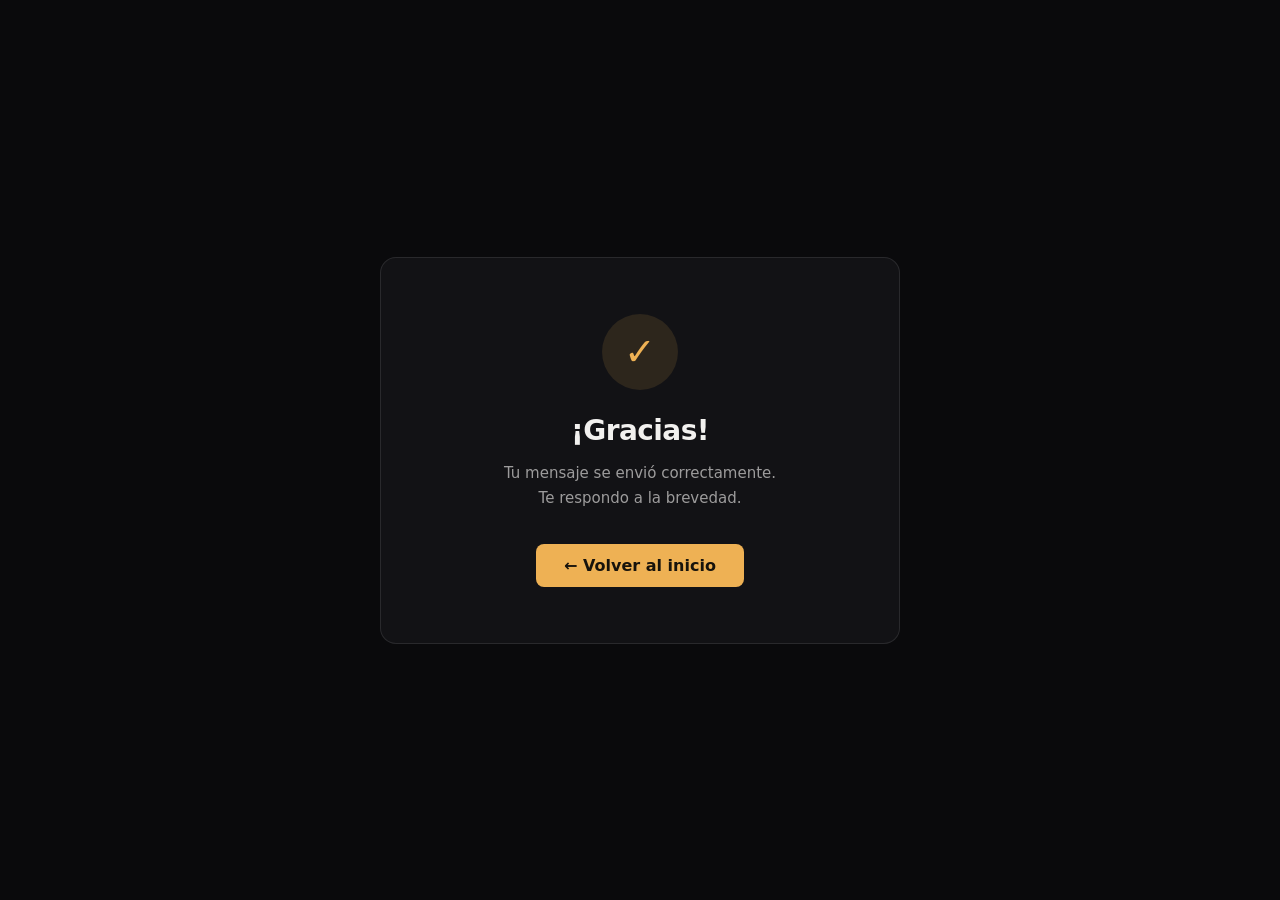
<file: gracias.html>
<!DOCTYPE html>
<html lang="es">
<head>
 <!-- Google tag (gtag.js) -->
    <script async src="https://www.googletagmanager.com/gtag/js?id=AW-18466263899"></script>
    <script>
      window.dataLayer = window.dataLayer || [];
      function gtag(){dataLayer.push(arguments);}
      gtag('js', new Date());
      gtag('config', 'AW-18466263899');
    </script>

    <!-- ===== GOOGLE TAG MANAGER ===== -->
    <script>(function(w,d,s,l,i){w[l]=w[l]||[];w[l].push({'gtm.start':
    new Date().getTime(),event:'gtm.js'});var f=d.getElementsByTagName(s)[0],
    j=d.createElement(s),dl=l!='dataLayer'?'&l='+l:'';j.async=true;j.src=
    'https://www.googletagmanager.com/gtm.js?id='+i+dl;f.parentNode.insertBefore(j,f);
    })(window,document,'script','dataLayer','GTM-TBTVPDHN');</script>
    <!-- End Google Tag Manager -->

    <meta charset="UTF-8">
    <meta name="viewport" content="width=device-width, initial-scale=1.0">
    <meta name="robots" content="noindex, nofollow">
    <meta name="description" content="¡Gracias por tu mensaje! Rodríguez Germán te contactará a la brevedad. Desarrollo web a medida en CABA.">
    <meta name="theme-color" content="#0a0a0c">
        <link rel="canonical" href="https://germanrodriguez.ar/gracias.html" />
    <link rel="author" href="humans.txt" title="Créditos del sitio" />
    <link rel="icon" href="favicon.ico" sizes="any" />
    <link rel="icon" type="image/png" href="favicon-32x32.png" sizes="32x32" />
    <link rel="apple-touch-icon" href="apple-touch-icon.png" />

    <!-- Open Graph -->
    <meta property="og:title" content="¡Gracias! | Rodríguez Germán" />
    <meta property="og:description" content="Tu mensaje se envió correctamente. Te respondo a la brevedad." />
    <meta property="og:type" content="website" />
    <meta property="og:url" content="https://germanrodriguez.ar/gracias.html" />
    <meta property="og:locale" content="es_AR" />

    <!-- Twitter Cards -->
    <meta name="twitter:card" content="summary" />
    <meta name="twitter:title" content="¡Gracias! | Rodríguez Germán" />
    <meta name="twitter:description" content="Tu mensaje se envió correctamente. Te respondo a la brevedad." />

    <title>¡Gracias! | Rodríguez Germán — Desarrollo Web</title>
    <style>
        :root {
            --bg: #0a0a0c;
            --surface: #121215;
            --fg: #f2f1ef;
            --muted: rgba(242, 241, 239, 0.62);
            --border: rgba(242, 241, 239, 0.10);
            --accent: oklch(80% 0.13 75);
            --accent-dim: oklch(80% 0.13 75 / 0.12);
        }

        * { box-sizing: border-box; margin: 0; padding: 0; }

        body {
            background: var(--bg);
            color: var(--fg);
            font-family: -apple-system, BlinkMacSystemFont, 'SF Pro Text', system-ui, sans-serif;
            min-height: 100vh;
            display: flex;
            align-items: center;
            justify-content: center;
            padding: 24px;
            -webkit-font-smoothing: antialiased;
        }

        .container {
            max-width: 520px;
            width: 100%;
            background: var(--surface);
            border: 1px solid var(--border);
            border-radius: 16px;
            padding: 56px 32px;
            text-align: center;
            animation: fadeIn 0.4s ease;
        }

        @keyframes fadeIn {
            from { opacity: 0; transform: translateY(12px); }
            to   { opacity: 1; transform: none; }
        }

        .icon-check {
            width: 76px;
            height: 76px;
            margin: 0 auto 24px;
            border-radius: 50%;
            background: var(--accent-dim);
            color: var(--accent);
            display: flex;
            align-items: center;
            justify-content: center;
            font-size: 38px;
            font-weight: 700;
        }

        h1 {
            font-family: -apple-system, BlinkMacSystemFont, 'SF Pro Display', system-ui, sans-serif;
            font-size: 28px;
            letter-spacing: -0.02em;
            margin-bottom: 14px;
        }

        p {
            color: var(--muted);
            line-height: 1.7;
            margin-bottom: 32px;
            font-size: 15px;
        }

        .back-home {
            display: inline-block;
            padding: 12px 28px;
            background: var(--accent);
            color: #17130c;
            border-radius: 8px;
            font-weight: 600;
            text-decoration: none;
            transition: opacity 0.2s ease;
        }

        .back-home:hover {
            opacity: 0.88;
        }

        @media (max-width: 480px) {
            .container { padding: 40px 20px; }
            h1 { font-size: 24px; }
        }
    </style>
</head>
<body>
    <!-- ===== GOOGLE TAG MANAGER (NOSCRIPT) ===== -->
    <noscript><iframe src="https://www.googletagmanager.com/ns.html?id=GTM-TBTVPDHN"
    height="0" width="0" style="display:none;visibility:hidden"></iframe></noscript>
    <!-- End Google Tag Manager (noscript) -->

    <main class="container">
        <div class="icon-check" aria-hidden="true">✓</div>
        <h1>¡Gracias!</h1>
        <p>Tu mensaje se envió correctamente.<br>Te respondo a la brevedad.</p>
        <a class="back-home" href="index.html">← Volver al inicio</a>
    </main>
</body>
</html>
</file>
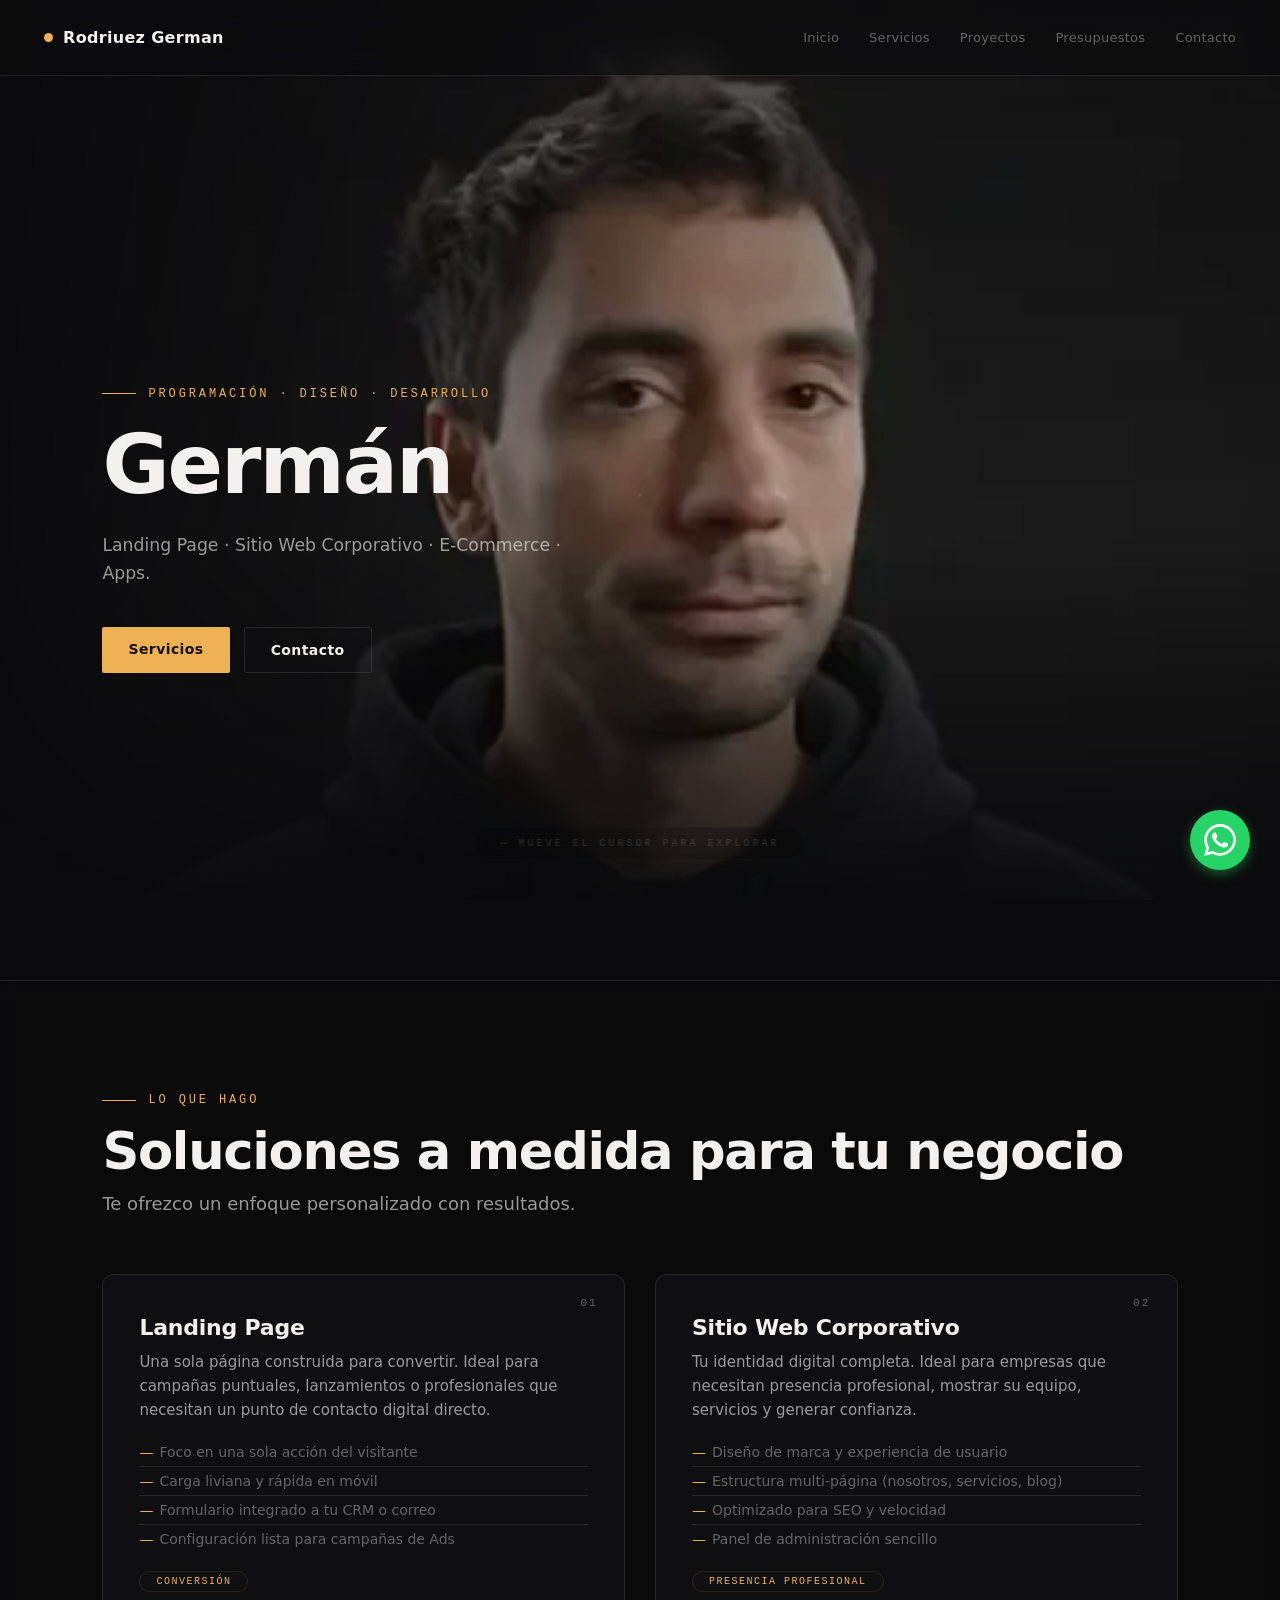
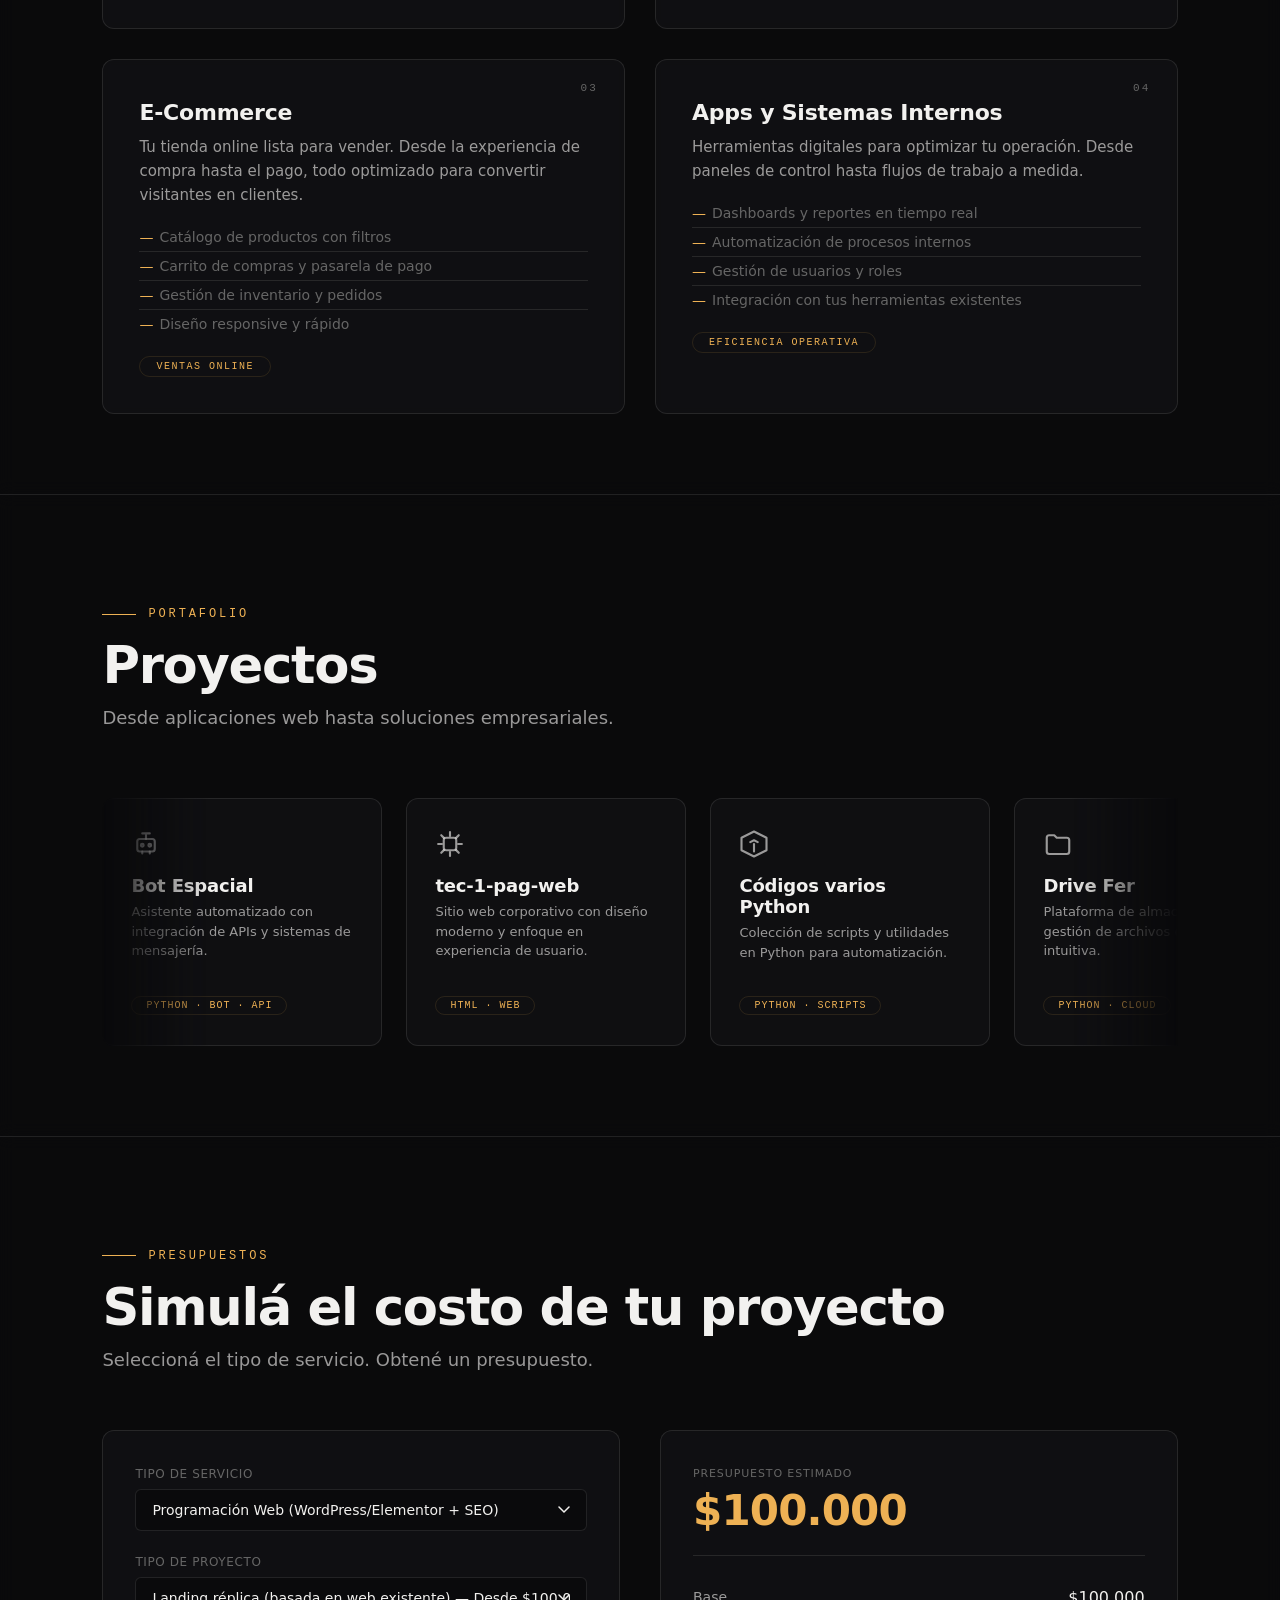
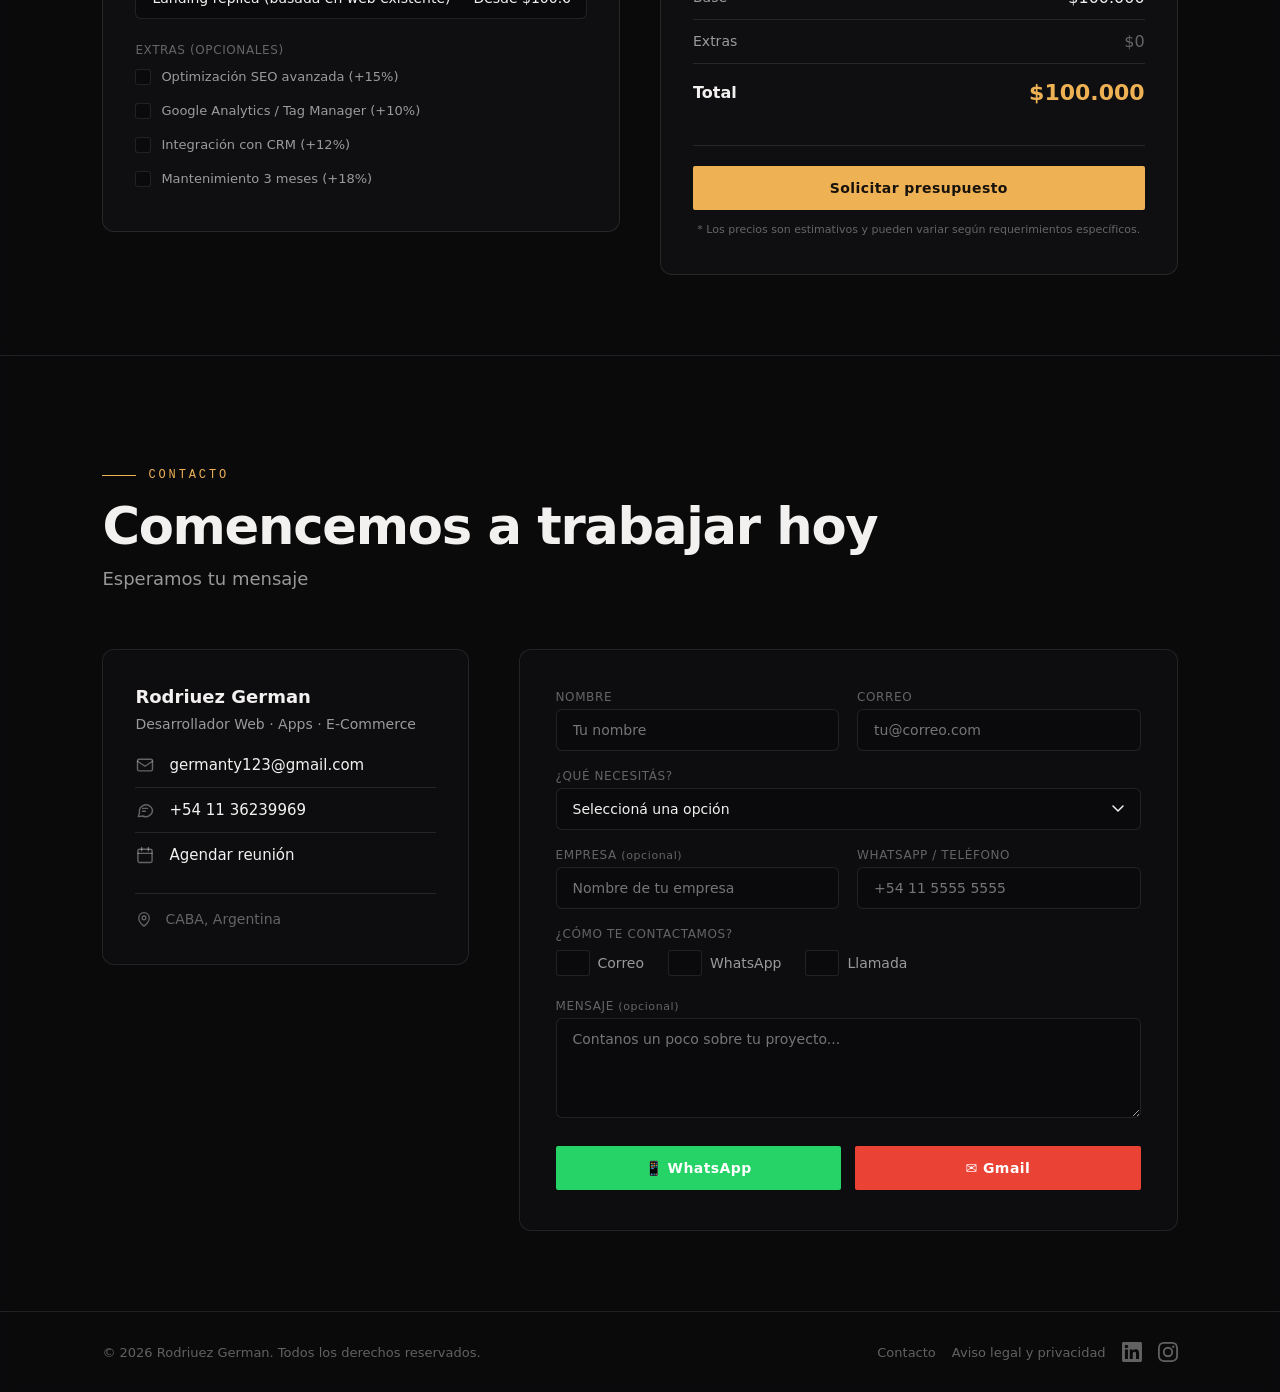
<file: Pagina German.html>
<!doctype html>
<html lang="es">
<head>
<meta charset="utf-8" />
<meta name="viewport" content="width=device-width, initial-scale=1" />
<meta name="description" content="Rodriuez German — Desarrollo web a medida. Landing pages, sitios corporativos, e-commerce y apps. CABA, Argentina." />
<title>Rodriuez German — Desarrollo Web</title>
<style>
  :root {
    --bg:        #0a0a0c;
    --surface:   #121215;
    --fg:        #f2f1ef;
    --muted:     rgba(242, 241, 239, 0.62);
    --faint:     rgba(242, 241, 239, 0.38);
    --border:    rgba(242, 241, 239, 0.10);
    --accent:    oklch(80% 0.13 75);
    --accent-dim: oklch(80% 0.13 75 / 0.12);
    --danger:    oklch(62% 0.20 25);
    --radius-sm: 6px;
    --radius-md: 12px;
    --font-display: -apple-system, BlinkMacSystemFont, 'SF Pro Display', system-ui, sans-serif;
    --font-body:    -apple-system, BlinkMacSystemFont, 'SF Pro Text', system-ui, sans-serif;
    --font-mono:    ui-monospace, 'SF Mono', Menlo, monospace;
  }

  * { box-sizing: border-box; margin: 0; padding: 0; }

  html {
    scroll-behavior: smooth;
    scroll-padding-top: 88px;
  }

  body {
    background: var(--bg);
    color: var(--fg);
    font-family: var(--font-body);
    -webkit-font-smoothing: antialiased;
    -moz-osx-font-smoothing: grayscale;
    overflow-x: hidden;
  }

  ::selection { background: var(--accent); color: #17130c; }
  :focus-visible { outline: 2px solid var(--accent); outline-offset: 2px; border-radius: 4px; }
  section[id] { scroll-margin-top: 88px; }

  /* ===== HERO (fijo con interactividad) ===== */
  .hero {
    position: fixed;
    inset: 0;
    overflow: hidden;
    cursor: crosshair;
    background: var(--bg);
    z-index: 0;
  }
  .hero__frame {
    position: absolute;
    inset: 0;
    width: 100%;
    height: 100%;
    object-fit: cover;
    opacity: 0;
    transition: opacity 0.3s ease;
    will-change: opacity;
  }
  .hero__frame.is-ready { opacity: 1; }
  .hero::after {
    content: "";
    position: absolute;
    inset: 0;
    background:
      linear-gradient(to right, rgba(10,10,12,0.85) 0%, rgba(10,10,12,0.25) 35%, transparent 55%),
      linear-gradient(to top, rgba(10,10,12,0.92) 0%, rgba(10,10,12,0.15) 40%, rgba(10,10,12,0.4) 100%);
    pointer-events: none;
  }
  .gaze-indicator {
    position: fixed;
    top: 50%;
    left: 50%;
    width: 60px;
    height: 60px;
    border: 1px solid var(--accent-dim);
    border-radius: 50%;
    transform: translate(-50%, -50%);
    pointer-events: none;
    z-index: 5;
    transition: all 0.6s cubic-bezier(0.16, 1, 0.3, 1);
    opacity: 0.2;
  }
  .gaze-indicator::after {
    content: "◆";
    position: absolute;
    top: 50%;
    left: 50%;
    transform: translate(-50%, -50%);
    color: var(--accent);
    font-size: 8px;
    opacity: 0.5;
  }

  /* ===== NAV ===== */
  .nav {
    position: fixed;
    top: 0; left: 0; right: 0;
    z-index: 100;
    display: flex;
    align-items: center;
    justify-content: space-between;
    padding: 26px 44px;
    background: rgba(10,10,12,0.6);
    backdrop-filter: blur(16px);
    -webkit-backdrop-filter: blur(16px);
    border-bottom: 1px solid var(--border);
  }
  .nav__brand {
    font-family: var(--font-display);
    font-weight: 600;
    font-size: 16px;
    letter-spacing: 0.02em;
    display: flex;
    align-items: center;
    gap: 10px;
    text-decoration: none;
    color: var(--fg);
  }
  .nav__dot { width: 9px; height: 9px; border-radius: 50%; background: var(--accent); }
  .nav__links { display: flex; gap: 30px; }
  .nav__links a {
    color: var(--faint);
    text-decoration: none;
    font-size: 13px;
    letter-spacing: 0.02em;
    transition: color 0.2s ease;
    padding: 4px 0;
  }
  .nav__links a:hover { color: var(--fg); }
  .nav__toggle {
    display: none;
    place-items: center;
    width: 42px;
    height: 42px;
    background: transparent;
    border: 1px solid var(--border);
    border-radius: 8px;
    color: var(--fg);
    cursor: pointer;
  }
  .nav__toggle span {
    display: block;
    width: 18px;
    height: 1.5px;
    background: currentColor;
    border-radius: 2px;
    transition: transform 0.25s ease, opacity 0.25s ease;
  }
  .nav__toggle span + span { margin-top: 5px; }
  .nav.open .nav__toggle span:nth-child(1) { transform: translateY(3.25px) rotate(45deg); }
  .nav.open .nav__toggle span:nth-child(2) { transform: translateY(-3.25px) rotate(-45deg); }

  
  /* ===== CONTENIDO PRINCIPAL (scroll) ===== */
  .main-content {
    position: relative;
    z-index: 10;
    min-height: 100vh;
    padding-top: 80px;
  }
  

  /* ===== HERO SECTION (texto) ===== */
  .hero-section {
    min-height: 100vh;
    display: flex;
    flex-direction: column;
    justify-content: center;
    padding: 0 8vw;
    max-width: 1480px;
    margin: 0 auto;
    pointer-events: none;
    position: relative;
  }
  .eyebrow {
    font-family: var(--font-mono);
    font-size: 12px;
    letter-spacing: 0.24em;
    text-transform: uppercase;
    color: var(--accent);
    margin-bottom: 22px;
    display: flex;
    align-items: center;
    gap: 12px;
  }
  .eyebrow::before {
    content: "";
    width: 34px; height: 1px;
    background: var(--accent);
  }
  h1 {
    font-family: var(--font-display);
    font-weight: 700;
    font-size: clamp(40px, 6.4vw, 84px);
    line-height: 1.02;
    letter-spacing: -0.025em;
    max-width: 15ch;
    text-wrap: balance;
  }
  h1 .accent-word { color: var(--accent); }
  .lead {
    margin-top: 26px;
    max-width: 46ch;
    font-size: clamp(16px, 1.35vw, 19px);
    line-height: 1.6;
    color: var(--muted);
  }
  .cta {
    margin-top: 40px;
    display: flex;
    gap: 14px;
    pointer-events: auto;
    flex-wrap: wrap;
  }
  .cta a {
    font-family: var(--font-display);
    font-weight: 600;
    font-size: 14px;
    letter-spacing: 0.03em;
    text-decoration: none;
    padding: 14px 26px;
    border-radius: 2px;
    transition: transform 0.15s ease, background 0.2s ease, color 0.2s ease, border-color 0.2s ease;
  }
  .cta a:hover { transform: translateY(-2px); }
  .cta a:active { transform: translateY(0); }
  .cta__primary { background: var(--accent); color: #17130c; }
  .cta__ghost { color: var(--fg); border: 1px solid var(--border); }
  .cta__ghost:hover { border-color: var(--accent); color: var(--accent); }

  /* ===== SECCIONES (vidrio sobre hero) ===== */
  .section {
    padding: 100px 8vw 80px;
    max-width: 1480px;
    margin: 0 auto;
    border-top: 1px solid var(--border);
    position: relative;
    background: rgba(10,10,12,0.7);
    backdrop-filter: blur(8px);
    -webkit-backdrop-filter: blur(8px);
  }
  .section-head { margin-bottom: 60px; }
  .section-head .label {
    font-family: var(--font-mono);
    font-size: 12px;
    letter-spacing: 0.24em;
    text-transform: uppercase;
    color: var(--accent);
    display: flex;
    align-items: center;
    gap: 12px;
  }
  .section-head .label::before {
    content: "";
    width: 34px; height: 1px;
    background: var(--accent);
  }
  .section-head h2 {
    font-family: var(--font-display);
    font-size: clamp(32px, 4vw, 52px);
    font-weight: 700;
    letter-spacing: -0.025em;
    margin-top: 14px;
  }
  .section-head p {
    color: var(--muted);
    font-size: 18px;
    margin-top: 12px;
    max-width: 50ch;
  }

  /* ===== SERVICIOS ===== */
  .services__grid {
    display: grid;
    grid-template-columns: repeat(2, 1fr);
    gap: 30px;
  }
  .service-card {
    position: relative;
    background: rgba(18, 18, 21, 0.8);
    border: 1px solid var(--border);
    border-radius: var(--radius-md);
    padding: 40px 36px 36px;
    transition: border-color 0.3s ease, transform 0.3s ease;
    backdrop-filter: blur(4px);
  }
  .service-card:hover { border-color: var(--accent-dim); transform: translateY(-4px); }
  .service-card__index {
    position: absolute;
    top: 22px;
    right: 26px;
    font-family: var(--font-mono);
    font-size: 11px;
    letter-spacing: 0.2em;
    color: var(--faint);
  }
  .service-card h3 {
    font-family: var(--font-display);
    font-size: 22px;
    font-weight: 600;
    letter-spacing: -0.01em;
    margin-bottom: 10px;
  }
  .service-card > p { color: var(--muted); font-size: 15px; line-height: 1.6; }
  .service-card ul { list-style: none; margin-top: 16px; }
  .service-card ul li {
    color: var(--faint);
    font-size: 14px;
    padding: 6px 0;
    padding-left: 20px;
    position: relative;
    border-bottom: 1px solid var(--border);
  }
  .service-card ul li:last-child { border-bottom: none; }
  .service-card ul li::before { content: "—"; position: absolute; left: 0; color: var(--accent); }
  .service-card__badge {
    display: inline-block;
    margin-top: 18px;
    font-family: var(--font-mono);
    font-size: 10px;
    letter-spacing: 0.15em;
    text-transform: uppercase;
    color: var(--accent);
    border: 1px solid var(--accent-dim);
    padding: 4px 16px;
    border-radius: 20px;
  }

  /* ===== PROYECTOS CARRUSEL ===== */
.projects__carousel {
    position: relative;
    width: 100%;
    overflow: hidden;
    padding: 10px 0;
    mask-image: linear-gradient(to right, transparent, black 10%, black 90%, transparent);
    -webkit-mask-image: linear-gradient(to right, transparent, black 10%, black 90%, transparent);
}

.projects__track {
    display: flex;
    gap: 24px;
    width: max-content;
    animation: scroll-carousel 30s linear infinite;
    transition: animation-play-state 0.2s ease;
}

.projects__carousel:hover .projects__track {
    animation-play-state: paused;
}

.projects__carousel:not(:hover) .projects__track {
    animation-play-state: running;
}

@keyframes scroll-carousel {
    0% { transform: translateX(0); }
    100% { transform: translateX(-50%); }
}

.project-card {
    flex: 0 0 280px;
    scroll-snap-align: start;
    background: rgba(18, 18, 21, 0.8);
    border: 1px solid var(--border);
    border-radius: var(--radius-md);
    padding: 30px 28px;
    transition: border-color 0.3s ease, transform 0.3s ease;
    backdrop-filter: blur(4px);
    display: flex;
    flex-direction: column;
}

.project-card:hover {
    border-color: var(--accent-dim);
    transform: translateY(-4px) scale(1.02);
    z-index: 2;
}

.project-card .project-icon {
    width: 30px;
    height: 30px;
    margin-bottom: 16px;
    color: var(--muted);
    transition: color 0.3s ease, transform 0.3s ease;
}

.project-card:hover .project-icon {
    color: var(--accent);
    transform: translateY(-1px);
}

.project-card h3 {
    font-family: var(--font-display);
    font-size: 18px;
    font-weight: 600;
    letter-spacing: -0.01em;
    margin-bottom: 6px;
}

.project-card p {
    color: var(--muted);
    font-size: 13px;
    line-height: 1.5;
    flex: 1;
}

.project-card .project-tag {
    display: inline-block;
    margin-top: 14px;
    font-family: var(--font-mono);
    font-size: 10px;
    letter-spacing: 0.1em;
    text-transform: uppercase;
    color: var(--accent);
    border: 1px solid var(--accent-dim);
    padding: 3px 14px;
    border-radius: 20px;
    align-self: flex-start;
}

/* Ajustes Responsivos del carrusel */
@media (max-width: 820px) {
    .project-card { flex: 0 0 220px; }
}

@media (max-width: 600px) {
    .project-card { flex: 0 0 180px; padding: 20px; }
    .project-card h3 { font-size: 16px; }
    .project-card p { font-size: 12px; }
}



  /* ===== CONTACTO ===== */
  .contact__wrapper {
    display: grid;
    grid-template-columns: 1fr 1.8fr;
    gap: 50px;
    align-items: start;
  }
  .contact__info {
    background: rgba(18, 18, 21, 0.6);
    border: 1px solid var(--border);
    border-radius: var(--radius-md);
    padding: 36px 32px;
    backdrop-filter: blur(4px);
  }
  .contact__info h3 {
    font-family: var(--font-display);
    font-size: 18px;
    font-weight: 600;
    margin-bottom: 6px;
  }
  .contact__info .sub { color: var(--muted); font-size: 14px; line-height: 1.6; margin-bottom: 20px; }
  .contact__info .contact-item {
    display: flex;
    align-items: center;
    gap: 14px;
    padding: 12px 0;
    border-top: 1px solid var(--border);
  }
  .contact__info .contact-item:first-of-type { border-top: none; padding-top: 0; }
  .contact__info .contact-item .icon {
    width: 20px;
    height: 20px;
    flex-shrink: 0;
    color: var(--faint);
    transition: color 0.2s ease;
  }
  .contact__info .contact-item:hover .icon { color: var(--accent); }
  .contact__info .contact-item a {
    color: var(--fg);
    text-decoration: none;
    font-size: 15px;
    transition: color 0.2s ease;
  }
  .contact__info .contact-item a:hover { color: var(--accent); }
  .contact__info .contact-item span { color: var(--muted); font-size: 14px; }
  .contact__info .location {
    margin-top: 16px;
    padding-top: 16px;
    border-top: 1px solid var(--border);
    display: flex;
    align-items: center;
    gap: 12px;
    color: var(--faint);
    font-size: 14px;
  }
  .contact__info .location .icon { width: 18px; height: 18px; }

  .contact__form {
    background: rgba(18, 18, 21, 0.6);
    border: 1px solid var(--border);
    border-radius: var(--radius-md);
    padding: 40px 36px;
    backdrop-filter: blur(4px);
  }
  .contact__form .form-row { display: grid; grid-template-columns: 1fr 1fr; gap: 18px; }
  .contact__form .form-group { margin-bottom: 18px; }
  .contact__form .form-group.full { grid-column: 1 / -1; }
  .contact__form label {
    display: block;
    font-size: 12px;
    font-weight: 500;
    letter-spacing: 0.05em;
    text-transform: uppercase;
    color: var(--faint);
    margin-bottom: 5px;
  }
  .contact__form label .optional {
    font-weight: 400;
    text-transform: none;
    color: var(--faint);
    font-size: 11px;
  }
  .contact__form input,
  .contact__form textarea,
  .contact__form select {
    width: 100%;
    padding: 12px 16px;
    background: var(--bg);
    border: 1px solid var(--border);
    border-radius: var(--radius-sm);
    color: var(--fg);
    font-family: var(--font-body);
    font-size: 14px;
    transition: border-color 0.3s ease;
    outline: none;
  }
  .contact__form input:focus,
  .contact__form textarea:focus,
  .contact__form select:focus { border-color: var(--accent); }
  .contact__form select {
    appearance: none;
    background-image: url("data:image/svg+xml,%3Csvg xmlns='http://www.w3.org/2000/svg' width='12' height='8' viewBox='0 0 12 8'%3E%3Cpath d='M1 1l5 5 5-5' stroke='%23f2f1ef' stroke-width='1.5' fill='none' stroke-linecap='round'/%3E%3C/svg%3E");
    background-repeat: no-repeat;
    background-position: right 16px center;
    cursor: pointer;
  }
  .contact__form select option { background: var(--bg); color: var(--fg); }
  .contact__form textarea { resize: vertical; min-height: 100px; }

  .contact__form .checkbox-group {
    display: flex;
    gap: 24px;
    flex-wrap: wrap;
    padding-top: 4px;
  }
  .contact__form .checkbox-group label {
    display: flex;
    align-items: center;
    gap: 8px;
    font-size: 14px;
    font-weight: 400;
    text-transform: none;
    letter-spacing: 0;
    color: var(--muted);
    cursor: pointer;
  }
  .contact__form .checkbox-group input[type="checkbox"] {
    width: 16px;
    height: 16px;
    accent-color: var(--accent);
    cursor: pointer;
    flex-shrink: 0;
    background: var(--bg);
    border: 1px solid var(--border);
    border-radius: 3px;
    appearance: none;
    -webkit-appearance: none;
    position: relative;
    transition: all 0.2s ease;
  }
  .contact__form .checkbox-group input[type="checkbox"]:checked {
    background: var(--accent);
    border-color: var(--accent);
  }
  .contact__form .checkbox-group input[type="checkbox"]:checked::after {
    content: "✓";
    position: absolute;
    top: 50%;
    left: 50%;
    transform: translate(-50%, -50%);
    color: #17130c;
    font-size: 11px;
    font-weight: 700;
  }
  .contact__form .checkbox-group input[type="checkbox"]:focus { border-color: var(--accent); outline: none; }

  .field-error { display: none; margin-top: 6px; font-size: 12px; color: var(--danger); }
  .form-group.has-error input,
  .form-group.has-error select,
  .form-group.has-error textarea { border-color: var(--danger); }
  .form-group.has-error .field-error { display: block; }

  .form-success {
    display: none;
    margin-top: 16px;
    padding: 12px 16px;
    border: 1px solid var(--accent-dim);
    border-radius: 8px;
    color: var(--accent);
    font-size: 14px;
  }
  .contact__form.is-sent .form-success { display: block; }
  .contact__form.is-sent button[type="submit"] { opacity: 0.5; pointer-events: none; }

  .contact__form button {
    background: var(--accent);
    color: #17130c;
    border: none;
    padding: 14px 40px;
    font-family: var(--font-display);
    font-weight: 600;
    font-size: 14px;
    letter-spacing: 0.03em;
    border-radius: 2px;
    cursor: pointer;
    transition: transform 0.15s ease, opacity 0.2s ease;
    margin-top: 6px;
  }
  .contact__form button:hover { transform: translateY(-2px); opacity: 0.9; }
  .contact__form button:disabled { cursor: default; }

  /* ===== FOOTER ===== */
  .footer {
    border-top: 1px solid var(--border);
    padding: 30px 8vw;
    max-width: 1480px;
    margin: 0 auto;
    display: flex;
    justify-content: space-between;
    align-items: center;
    color: var(--faint);
    font-size: 13px;
    position: relative;
    background: rgba(10,10,12,0.7);
    backdrop-filter: blur(8px);
    -webkit-backdrop-filter: blur(8px);
  }

  /* Enlaces de texto (ej: "Contacto") */
  .footer a, 
  .footer-link {
    color: var(--faint); 
    text-decoration: none; 
    transition: color 0.2s ease; 
  }
  .footer a:hover, 
  .footer-link:hover { 
    color: var(--fg); 
  }

  /* Contenedor de los íconos y el texto */
  .footer__socials { 
    display: flex; 
    align-items: center; 
    gap: 16px; 
  }

  /* Íconos de redes sociales */
  .footer-icon {
    display: flex;
    align-items: center;
    justify-content: center;
    color: var(--faint); /* Color gris tenue por defecto */
    transition: color 0.2s ease, transform 0.2s ease;
  }
  
  /* Al pasar el mouse, se pone naranja y sube un poco */
  .footer-icon:hover {
    color: var(--accent);
    transform: translateY(-2px);
  }

  /* ===== LOADER ===== */
  .loader {
    position: fixed;
    inset: 0;
    z-index: 50;
    background: var(--bg);
    display: grid;
    place-items: center;
    transition: opacity 0.8s ease, visibility 0.8s ease;
  }
  .loader.is-done { opacity: 0; visibility: hidden; }
  .loader__bar {
    width: 240px; height: 2px;
    background: var(--border);
    overflow: hidden;
    border-radius: 2px;
  }
  .loader__fill {
    width: 0%;
    height: 100%;
    background: var(--accent);
    transition: width 0.15s ease;
  }
  .loader__label {
    margin-top: 14px;
    font-family: var(--font-mono);
    font-size: 11px;
    letter-spacing: 0.2em;
    text-transform: uppercase;
    color: var(--faint);
    text-align: center;
  }

  /* ===== HINTS ===== */
  .interaction-hint {
    position: fixed;
    bottom: 40px;
    left: 50%;
    transform: translateX(-50%);
    z-index: 15;
    font-family: var(--font-mono);
    font-size: 10px;
    letter-spacing: 0.3em;
    text-transform: uppercase;
    color: var(--faint);
    opacity: 0.4;
    transition: opacity 1.5s ease;
    pointer-events: none;
    text-align: center;
    background: rgba(10, 10, 12, 0.6);
    padding: 10px 24px;
    border-radius: 20px;
    backdrop-filter: blur(10px);
    border: 1px solid rgba(255, 255, 255, 0.03);
  }
  .interaction-hint.fade-out { opacity: 0; }
  .frame-readout {
    position: fixed;
    bottom: 46px;
    right: 44px;
    z-index: 15;
    font-family: var(--font-mono);
    font-size: 11px;
    letter-spacing: 0.2em;
    color: var(--faint);
    opacity: 0;
    transition: opacity 1s ease;
    pointer-events: none;
    font-variant-numeric: tabular-nums;
  }
  .frame-readout.is-visible { opacity: 1; }

  /* ===== REVEAL ===== */
  .reveal {
    opacity: 0;
    transform: translateY(14px);
    transition: opacity 0.6s ease, transform 0.6s cubic-bezier(0.16, 1, 0.3, 1);
  }
  .reveal.in-view { opacity: 1; transform: none; }
  .services__grid .reveal:nth-child(1) { transition-delay: 0.02s; }
  .services__grid .reveal:nth-child(2) { transition-delay: 0.08s; }
  .service-card.reveal:hover { transform: translateY(-4px); }
  .project-card.reveal:hover { transform: translateY(-4px); }
  
  /* ===== BOTÓN FLOTANTE WHATSAPP ===== */
  .whatsapp-float {
      position: fixed;
      width: 60px;
      height: 60px;
      bottom: 30px;
      right: 30px;
      background-color: #25D366;
      color: #ffffff;
      border-radius: 50%;
      text-align: center;
      box-shadow: 0 4px 12px rgba(37, 211, 102, 0.4);
      z-index: 9999;
      display: flex;
      align-items: center;
      justify-content: center;
      transition: all 0.3s ease;
      text-decoration: none;
  }

  .whatsapp-float:hover {
      transform: scale(1.08);
      background-color: #128C7E;
      box-shadow: 0 6px 16px rgba(37, 211, 102, 0.6);
  }

  .whatsapp-float svg {
      width: 32px;
      height: 32px;
      fill: #ffffff;
  }

  /* Asegurar que no choque con el indicador de interacción en móviles */
  @media (max-width: 600px) {
      .whatsapp-float {
          width: 54px;
          height: 54px;
          bottom: 20px;
          right: 20px;
      }
      .whatsapp-float svg {
          width: 28px;
          height: 28px;
      }
  }
  /* ===== RESPONSIVE ===== */
  @media (max-width: 1024px) {
    .projects__grid { grid-template-columns: repeat(2, 1fr); }
    .contact__wrapper { grid-template-columns: 1fr; gap: 30px; }
    .contact__info { display: grid; grid-template-columns: 1fr 1fr; gap: 10px 30px; }
    .contact__info .contact-item:first-of-type { padding-top: 0; }
    .contact__info .location { grid-column: 1 / -1; }
  }
  @media (max-width: 820px) {
    .services__grid { grid-template-columns: 1fr; }
    .projects__grid { grid-template-columns: 1fr; }
    .hero-section { padding: 0 24px; }
    .section { padding: 60px 24px; }
    .contact__form { padding: 28px 22px; }
    .contact__form .form-row { grid-template-columns: 1fr; }
    .footer { padding: 20px 24px; flex-direction: column; gap: 12px; text-align: center; }
    .footer__links { flex-wrap: wrap; justify-content: center; }
  }
  @media (max-width: 720px) {
    .nav { padding: 16px 22px; }
    .nav__links {
      position: absolute;
      top: 100%; left: 0; right: 0;
      flex-direction: column;
      gap: 0;
      display: none;
      background: rgba(10,10,12,0.94);
      backdrop-filter: blur(16px);
      -webkit-backdrop-filter: blur(16px);
      border-bottom: 1px solid var(--border);
      padding: 8px 24px 18px;
    }
    .nav.open .nav__links { display: flex; }
    .nav__links a { padding: 15px 0; font-size: 15px; border-top: 1px solid var(--border); }
    .nav__links a:first-child { border-top: none; }
    .nav__toggle { display: grid; }
  }
  @media (max-width: 600px) {
    .contact__info { grid-template-columns: 1fr; }
    .service-card { padding: 32px 22px 28px; }
    .project-card { padding: 24px 20px; }
    .interaction-hint { bottom: 20px; font-size: 8px; padding: 8px 16px; }
    .frame-readout { bottom: 26px; right: 22px; }
    .contact__form .checkbox-group { gap: 14px; }
  }
  @media (prefers-reduced-motion: reduce) {
    html { scroll-behavior: auto; }
    .reveal { opacity: 1; transform: none; transition: none; }
    *, *::before, *::after {
      animation-duration: 0.01ms !important;
      animation-iteration-count: 1 !important;
      transition-duration: 0.01ms !important;
    }
  }

/* ===== SIMULADOR DE PRESUPUESTOS ===== */
.simulator__wrapper {
    display: grid;
    grid-template-columns: 1fr 1fr;
    gap: 40px;
    align-items: start;
}

.simulator__options {
    background: rgba(18, 18, 21, 0.8);
    border: 1px solid var(--border);
    border-radius: var(--radius-md);
    padding: 36px 32px;
    backdrop-filter: blur(4px);
}

.sim-group {
    margin-bottom: 24px;
}

.sim-group:last-child {
    margin-bottom: 0;
}

.sim-group label {
    display: block;
    font-size: 12px;
    font-weight: 500;
    letter-spacing: 0.05em;
    text-transform: uppercase;
    color: var(--faint);
    margin-bottom: 8px;
}

.sim-group select {
    width: 100%;
    padding: 12px 16px;
    background: var(--bg);
    border: 1px solid var(--border);
    border-radius: var(--radius-sm);
    color: var(--fg);
    font-family: var(--font-body);
    font-size: 14px;
    transition: border-color 0.3s ease;
    outline: none;
    cursor: pointer;
    appearance: none;
    background-image: url("data:image/svg+xml,%3Csvg xmlns='http://www.w3.org/2000/svg' width='12' height='8' viewBox='0 0 12 8'%3E%3Cpath d='M1 1l5 5 5-5' stroke='%23f2f1ef' stroke-width='1.5' fill='none' stroke-linecap='round'/%3E%3C/svg%3E");
    background-repeat: no-repeat;
    background-position: right 16px center;
}

.sim-group select:focus {
    border-color: var(--accent);
}

.sim-checkboxes {
    display: flex;
    flex-direction: column;
    gap: 10px;
    padding-top: 4px;
}

.sim-checkboxes label {
    display: flex;
    align-items: center;
    gap: 10px;
    font-size: 13px;
    font-weight: 400;
    text-transform: none;
    letter-spacing: 0;
    color: var(--muted);
    cursor: pointer;
}

.sim-checkboxes input[type="checkbox"] {
    width: 16px;
    height: 16px;
    accent-color: var(--accent);
    cursor: pointer;
    flex-shrink: 0;
    background: var(--bg);
    border: 1px solid var(--border);
    border-radius: 3px;
    appearance: none;
    -webkit-appearance: none;
    position: relative;
    transition: all 0.2s ease;
}

.sim-checkboxes input[type="checkbox"]:checked {
    background: var(--accent);
    border-color: var(--accent);
}

.sim-checkboxes input[type="checkbox"]:checked::after {
    content: "✓";
    position: absolute;
    top: 50%;
    left: 50%;
    transform: translate(-50%, -50%);
    color: #17130c;
    font-size: 11px;
    font-weight: 700;
}

.simulator__result {
    background: rgba(18, 18, 21, 0.8);
    border: 1px solid var(--border);
    border-radius: var(--radius-md);
    padding: 36px 32px;
    backdrop-filter: blur(4px);
    display: flex;
    flex-direction: column;
}

.sim-result__header {
    border-bottom: 1px solid var(--border);
    padding-bottom: 20px;
    margin-bottom: 20px;
}

.sim-label {
    display: block;
    font-size: 11px;
    font-weight: 500;
    letter-spacing: 0.08em;
    text-transform: uppercase;
    color: var(--faint);
    margin-bottom: 6px;
}

.sim-price {
    font-family: var(--font-display);
    font-size: 42px;
    font-weight: 700;
    letter-spacing: -0.02em;
    color: var(--accent);
}

.sim-result__breakdown {
    flex: 1;
    margin-bottom: 24px;
}

.sim-row {
    display: flex;
    justify-content: space-between;
    align-items: center;
    padding: 12px 0;
    border-bottom: 1px solid var(--border);
}

.sim-row:last-child {
    border-bottom: none;
}

.sim-row__label {
    color: var(--muted);
    font-size: 14px;
}

.sim-row__value {
    color: var(--fg);
    font-size: 16px;
    font-weight: 500;
}

.sim-row__extras .sim-row__value {
    color: var(--faint);
}

.sim-row__total {
    padding-top: 16px;
    padding-bottom: 16px;
    border-top: 2px solid var(--border-strong);
    border-bottom: none;
}

.sim-row__total .sim-row__label {
    color: var(--fg);
    font-weight: 600;
    font-size: 16px;
}

.sim-row__total .sim-row__value {
    color: var(--accent);
    font-size: 22px;
    font-weight: 700;
}

.sim-result__actions {
    border-top: 1px solid var(--border);
    padding-top: 20px;
}

.sim-result__actions .cta__primary {
    display: inline-block;
    font-family: var(--font-display);
    font-weight: 600;
    font-size: 14px;
    letter-spacing: 0.03em;
    text-decoration: none;
    padding: 14px 26px;
    border-radius: 2px;
    transition: transform 0.15s ease, background 0.2s ease;
    background: var(--accent);
    color: #17130c;
    width: 100%;
    text-align: center;
}

.sim-result__actions .cta__primary:hover {
    transform: translateY(-2px);
    opacity: 0.9;
}

.sim-note {
    font-size: 11px;
    color: var(--faint);
    margin-top: 12px;
    text-align: center;
    line-height: 1.5;
}

@media (max-width: 1024px) {
    .simulator__wrapper {
        grid-template-columns: 1fr;
        gap: 30px;
    }
}

@media (max-width: 600px) {
    .simulator__options,
    .simulator__result {
        padding: 24px 20px;
    }

    .sim-price {
        font-size: 32px;
    }

    .sim-row__total .sim-row__value {
        font-size: 18px;
    }
}

/* ===== BOTONES WHATSAPP Y GMAIL ===== */
.contact__form .form-actions {
    display: flex;
    gap: 14px;
    margin-top: 6px;
    flex-wrap: wrap;
}

.contact__form .form-actions button {
    flex: 1;
    min-width: 180px;
    padding: 14px 24px;
    border: none;
    border-radius: 2px;
    font-family: var(--font-display);
    font-weight: 600;
    font-size: 14px;
    letter-spacing: 0.03em;
    cursor: pointer;
    transition: transform 0.15s ease, opacity 0.2s ease;
    
    display: flex;
    align-items: center;
    justify-content: center;
    gap: 10px;
}

.contact__form .form-actions button:hover {
    transform: translateY(-2px);
    opacity: 0.9;
}

.contact__form .form-actions button:active {
    transform: translateY(0);
}

#btn-whatsapp {
    background: #25D366;
    color: #fff;
}

#btn-gmail {
    background: #EA4335;
    color: #fff;
}

@media (max-width: 600px) {
    .contact__form .form-actions button {
        min-width: 100%;
    }
}


</style>
<noscript><style>.reveal{opacity:1;transform:none}</style></noscript>
</head>
<body>

  <!-- ===== HERO FONDO (interactivo) ===== -->
  <div class="hero" data-od-id="hero">
    <img class="hero__frame" id="hero-frame" alt="" draggable="false" />
    <div class="gaze-indicator" id="gaze-indicator"></div>
  </div>

  <!-- ===== NAV ===== -->
  <header class="nav" id="site-nav" data-od-id="site-nav">
    <a href="#inicio" class="nav__brand" data-od-id="nav-brand"><span class="nav__dot"></span> Rodriuez German</a>
      <nav class="nav__links" data-od-id="nav-links" id="nav-links">

      <a href="#inicio">Inicio</a>
      <a href="#servicios" data-od-id="nav-link-servicios">Servicios</a>
      <a href="#proyectos" data-od-id="nav-link-proyectos">Proyectos</a>
      <a href="#simulador" data-od-id="nav-link-simulador">Presupuestos</a>
      <a href="#contacto" data-od-id="nav-link-contacto">Contacto</a>
    </nav>
    <button class="nav__toggle" id="nav-toggle" type="button" aria-label="Abrir menú" aria-expanded="false" aria-controls="nav-links">
      <span></span><span></span>
    </button>
  </header>

  <!-- ===== CONTENIDO CON SCROLL ===== -->
  <div class="main-content">

    <!-- ===== HERO TEXTO ===== -->
    <section class="hero-section" id="inicio" data-od-id="hero-section">
      <p class="eyebrow" data-od-id="hero-eyebrow">Programación · Diseño · Desarrollo</p>
      <h1 data-od-id="hero-title"> <span class="accent-word"></span>Germán </h1>
      <p class="lead" data-od-id="hero-lead">Landing Page · Sitio Web Corporativo · E-Commerce · Apps.</p>
      <div class="cta" data-od-id="hero-cta">
        <a href="#servicios" class="cta__primary" data-od-id="cta-servicios">Servicios</a>
        <a href="#contacto" class="cta__ghost" data-od-id="cta-proyectos">Contacto</a>
      </div>
    </section>

    <!-- ===== SERVICIOS ===== -->
    <section class="section services" id="servicios" data-od-id="services">
      <div class="section-head" data-od-id="services-head">
        <p class="label">Lo que hago</p>
        <h2 data-od-id="services-title">Soluciones a medida para tu negocio</h2>
        <p>Te ofrezco un enfoque personalizado con resultados.</p>
      </div>
      <div class="services__grid" data-od-id="services-grid">
        <div class="service-card reveal" data-od-id="service-card-landing">
          <span class="service-card__index">01</span>
          <h3>Landing Page</h3>
          <p>Una sola página construida para convertir. Ideal para campañas puntuales, lanzamientos o profesionales que necesitan un punto de contacto digital directo.</p>
          <ul>
            <li>Foco en una sola acción del visitante</li>
            <li>Carga liviana y rápida en móvil</li>
            <li>Formulario integrado a tu CRM o correo</li>
            <li>Configuración lista para campañas de Ads</li>
          </ul>
          <span class="service-card__badge">Conversión</span>
        </div>
        <div class="service-card reveal" data-od-id="service-card-corporativo">
          <span class="service-card__index">02</span>
          <h3>Sitio Web Corporativo</h3>
          <p>Tu identidad digital completa. Ideal para empresas que necesitan presencia profesional, mostrar su equipo, servicios y generar confianza.</p>
          <ul>
            <li>Diseño de marca y experiencia de usuario</li>
            <li>Estructura multi-página (nosotros, servicios, blog)</li>
            <li>Optimizado para SEO y velocidad</li>
            <li>Panel de administración sencillo</li>
          </ul>
          <span class="service-card__badge">Presencia profesional</span>
        </div>
        <div class="service-card reveal" data-od-id="service-card-ecommerce">
          <span class="service-card__index">03</span>
          <h3>E-Commerce</h3>
          <p>Tu tienda online lista para vender. Desde la experiencia de compra hasta el pago, todo optimizado para convertir visitantes en clientes.</p>
          <ul>
            <li>Catálogo de productos con filtros</li>
            <li>Carrito de compras y pasarela de pago</li>
            <li>Gestión de inventario y pedidos</li>
            <li>Diseño responsive y rápido</li>
          </ul>
          <span class="service-card__badge">Ventas online</span>
        </div>
        <div class="service-card reveal" data-od-id="service-card-apps">
          <span class="service-card__index">04</span>
          <h3>Apps y Sistemas Internos</h3>
          <p>Herramientas digitales para optimizar tu operación. Desde paneles de control hasta flujos de trabajo a medida.</p>
          <ul>
            <li>Dashboards y reportes en tiempo real</li>
            <li>Automatización de procesos internos</li>
            <li>Gestión de usuarios y roles</li>
            <li>Integración con tus herramientas existentes</li>
          </ul>
          <span class="service-card__badge">Eficiencia operativa</span>
        </div>
      </div>
    </section>

<!-- ===== PROYECTOS ===== -->
<!-- ===== PROYECTOS ===== -->
<section class="section projects" id="proyectos" data-od-id="projects">
    <div class="section-head" data-od-id="projects-head">
        <p class="label">Portafolio</p>
        <h2 data-od-id="projects-title">Proyectos</h2>
        <p>Desde aplicaciones web hasta soluciones empresariales.</p>
    </div>
    
    <!-- Contenedor del carrusel -->
    <div class="projects__carousel" data-od-id="projects-carousel">
        <div class="projects__track">
            
            <!-- ===== TARJETAS ORIGINALES (COPIA 1) ===== -->
            <div class="project-card reveal" data-od-id="project-card-bot">
                <svg class="project-icon" viewBox="0 0 24 24" fill="none" stroke="currentColor" stroke-width="1.7" stroke-linecap="round" stroke-linejoin="round"><rect x="5" y="8" width="14" height="10" rx="2"/><circle cx="9" cy="13" r="1.1"/><circle cx="15" cy="13" r="1.1"/><path d="M12 8V5M9 3.5h6M9 18v1.5M15 18v1.5"/></svg>
                <h3>Bot Espacial</h3>
                <p>Asistente automatizado con integración de APIs y sistemas de mensajería.</p>
                <span class="project-tag">Python · Bot · API</span>
            </div>

            <div class="project-card reveal" data-od-id="project-card-tec1">
                <svg class="project-icon" viewBox="0 0 24 24" fill="none" stroke="currentColor" stroke-width="1.7" stroke-linecap="round" stroke-linejoin="round"><rect x="7" y="7" width="10" height="10" rx="2"/><path d="M12 2.5v3M12 18.5v3M2.5 12h3M18.5 12h3M5 5l2.1 2.1M16.9 16.9 19 19M19 5l-2.1 2.1M7.1 16.9 5 19"/></svg>
                <h3>tec-1-pag-web</h3>
                <p>Sitio web corporativo con diseño moderno y enfoque en experiencia de usuario.</p>
                <span class="project-tag">HTML · Web</span>
            </div>

            <div class="project-card reveal" data-od-id="project-card-python">
                <svg class="project-icon" viewBox="0 0 24 24" fill="none" stroke="currentColor" stroke-width="1.7" stroke-linecap="round" stroke-linejoin="round"><polygon points="12 2 22 7 22 17 12 22 2 17 2 7 12 2"/><path d="M12 12v6"/><path d="M9 10.5l3-1.5 3 1.5"/></svg>
                <h3>Códigos varios Python</h3>
                <p>Colección de scripts y utilidades en Python para automatización.</p>
                <span class="project-tag">Python · Scripts</span>
            </div>

            <div class="project-card reveal" data-od-id="project-card-drive">
                <svg class="project-icon" viewBox="0 0 24 24" fill="none" stroke="currentColor" stroke-width="1.7" stroke-linecap="round" stroke-linejoin="round"><path d="M3 7a2 2 0 0 1 2-2h4l2 2h8a2 2 0 0 1 2 2v9a2 2 0 0 1-2 2H5a2 2 0 0 1-2-2V7z"/></svg>
                <h3>Drive Fer</h3>
                <p>Plataforma de almacenamiento y gestión de archivos con interfaz intuitiva.</p>
                <span class="project-tag">Python · Cloud</span>
            </div>

            <div class="project-card reveal" data-od-id="project-card-botman">
                <svg class="project-icon" viewBox="0 0 24 24" fill="none" stroke="currentColor" stroke-width="1.7" stroke-linecap="round" stroke-linejoin="round"><path d="M12 8V5M9 3.5h6M4 8h16M5 8v11a2 2 0 0 0 2 2h10a2 2 0 0 0 2-2V8"/><circle cx="9" cy="13" r="1.1"/><circle cx="15" cy="13" r="1.1"/></svg>
                <h3>BOTman</h3>
                <p>Bot inteligente con procesamiento de lenguaje natural para atención al cliente.</p>
                <span class="project-tag">Python · NLP</span>
            </div>

            <div class="project-card reveal" data-od-id="project-card-cenet">
                <svg class="project-icon" viewBox="0 0 24 24" fill="none" stroke="currentColor" stroke-width="1.7" stroke-linecap="round" stroke-linejoin="round"><path d="M12 3l7 3v5c0 4.3-3 7.8-7 9.5C8 18.8 5 15.3 5 11V6l7-3z"/></svg>
                <h3>CENET - Procesos Industriales</h3>
                <p>Sistema de gestión y simulación de procesos industriales con dashboards.</p>
                <span class="project-tag">Python · Industria</span>
            </div>

            <div class="project-card reveal" data-od-id="project-card-futbol">
                <svg class="project-icon" viewBox="0 0 24 24" fill="none" stroke="currentColor" stroke-width="1.7" stroke-linecap="round" stroke-linejoin="round"><circle cx="12" cy="12" r="9"/><path d="M3 12h18M12 3c2.6 2.6 2.6 15.4 0 18M12 3c-2.6 2.6-2.6 15.4 0 18"/></svg>
                <h3>Fútbol Manager</h3>
                <p>Simulador de gestión deportiva con estadísticas, ligas y manejo de equipos.</p>
                <span class="project-tag">Python · Gestión</span>
            </div>

            <div class="project-card reveal" data-od-id="project-card-redes">
                <svg class="project-icon" viewBox="0 0 24 24" fill="none" stroke="currentColor" stroke-width="1.7" stroke-linecap="round" stroke-linejoin="round"><circle cx="12" cy="5" r="2.4"/><circle cx="5" cy="19" r="2.4"/><circle cx="19" cy="19" r="2.4"/><path d="M7.5 17.3L14 7.7M16.5 17.3L10 7.7"/></svg>
                <h3>Simulaciones de Redes</h3>
                <p>Simulación de redes y protocolos de comunicación con análisis de rendimiento.</p>
                <span class="project-tag">Python · Redes</span>
            </div>

            <div class="project-card reveal" data-od-id="project-card-classroom">
                <svg class="project-icon" viewBox="0 0 24 24" fill="none" stroke="currentColor" stroke-width="1.7" stroke-linecap="round" stroke-linejoin="round"><path d="M4 4h16v16H4z"/><path d="M8 8h8M8 12h6M8 16h4"/></svg>
                <h3>Classroom</h3>
                <p>Plataforma educativa con gestión de cursos, tareas y seguimiento.</p>
                <span class="project-tag">Rich Text · Educación</span>
            </div>

            <div class="project-card reveal" data-od-id="project-card-bonanno">
                <svg class="project-icon" viewBox="0 0 24 24" fill="none" stroke="currentColor" stroke-width="1.7" stroke-linecap="round" stroke-linejoin="round"><rect x="2.5" y="3.5" width="19" height="17" rx="2"/><path d="M8 9h8M8 13h6"/></svg>
                <h3>Bonanno - Falta HTML</h3>
                <p>Desarrollo web con enfoque en HTML semántico y accesibilidad.</p>
                <span class="project-tag">Python · HTML</span>
            </div>

            <div class="project-card reveal" data-od-id="project-card-mano">
                <svg class="project-icon" viewBox="0 0 24 24" fill="none" stroke="currentColor" stroke-width="1.7" stroke-linecap="round" stroke-linejoin="round"><path d="M7 12V8a2 2 0 0 1 4 0v4M11 12V6a2 2 0 0 1 4 0v6M15 12V4a2 2 0 0 1 4 0v8"/><path d="M19 12v5a6 6 0 0 1-12 0v-5"/></svg>
                <h3>Proyecto Py-Mano</h3>
                <p>Aplicación interactiva con interfaz gráfica para control de gestos.</p>
                <span class="project-tag">Python · GUI</span>
            </div>

            <div class="project-card reveal" data-od-id="project-card-android">
                <svg class="project-icon" viewBox="0 0 24 24" fill="none" stroke="currentColor" stroke-width="1.7" stroke-linecap="round" stroke-linejoin="round"><rect x="7" y="2" width="10" height="20" rx="2"/><path d="M11 18h2"/></svg>
                <h3>Proyecto Android</h3>
                <p>Aplicación móvil nativa con funcionalidades avanzadas y sincronización en la nube.</p>
                <span class="project-tag">Python · Mobile</span>
            </div>

            <div class="project-card reveal" data-od-id="project-card-poxedex">
                <svg class="project-icon" viewBox="0 0 24 24" fill="none" stroke="currentColor" stroke-width="1.7" stroke-linecap="round" stroke-linejoin="round"><circle cx="12" cy="12" r="8"/><path d="M4 12h3M17 12h3M12 4v3M12 17v3"/></svg>
                <h3>Poxedex - Falta HTML</h3>
                <p>Enciclopedia digital con base de datos de Pokémon y filtros interactivos.</p>
                <span class="project-tag">Python · HTML</span>
            </div>

            <div class="project-card reveal" data-od-id="project-card-djdistrack">
                <svg class="project-icon" viewBox="0 0 24 24" fill="none" stroke="currentColor" stroke-width="1.7" stroke-linecap="round" stroke-linejoin="round"><path d="M12 2v8M12 10l4-4M12 10l-4-4"/><circle cx="12" cy="18" r="4"/><path d="M12 14v4"/></svg>
                <h3>DJ Distrack</h3>
                <p>Sistema de gestión de música y playlists para DJs y productores.</p>
                <span class="project-tag">HTML · Música</span>
            </div>

            <div class="project-card reveal" data-od-id="project-card-sur">
                <svg class="project-icon" viewBox="0 0 24 24" fill="none" stroke="currentColor" stroke-width="1.7" stroke-linecap="round" stroke-linejoin="round"><path d="M3 6h18M3 12h18M3 18h18"/></svg>
                <h3>Aplicación Sur</h3>
                <p>Aplicación web para gestión de recursos y seguimiento de proyectos.</p>
                <span class="project-tag">Python · Web</span>
            </div>

            <div class="project-card reveal" data-od-id="project-card-php">
                <svg class="project-icon" viewBox="0 0 24 24" fill="none" stroke="currentColor" stroke-width="1.7" stroke-linecap="round" stroke-linejoin="round"><ellipse cx="12" cy="5" rx="8" ry="3"/><path d="M4 5v14c0 1.7 3.6 3 8 3s8-1.3 8-3V5"/><path d="M4 12c0 1.7 3.6 3 8 3s8-1.3 8-3"/></svg>
                <h3>PHP 2025 - Rodriguez Depierro</h3>
                <p>Sistema backend con PHP para gestión de usuarios y bases de datos.</p>
                <span class="project-tag">PHP · Backend</span>
            </div>

            <!-- ===== TARJETAS DUPLICADAS (COPIA 2 - Para efecto infinito) ===== -->
            <div class="project-card reveal" data-od-id="project-card-bot-copy">
                <svg class="project-icon" viewBox="0 0 24 24" fill="none" stroke="currentColor" stroke-width="1.7" stroke-linecap="round" stroke-linejoin="round"><rect x="5" y="8" width="14" height="10" rx="2"/><circle cx="9" cy="13" r="1.1"/><circle cx="15" cy="13" r="1.1"/><path d="M12 8V5M9 3.5h6M9 18v1.5M15 18v1.5"/></svg>
                <h3>Bot Espacial</h3>
                <p>Asistente automatizado con integración de APIs y sistemas de mensajería.</p>
                <span class="project-tag">Python · Bot · API</span>
            </div>

            <div class="project-card reveal" data-od-id="project-card-tec1-copy">
                <svg class="project-icon" viewBox="0 0 24 24" fill="none" stroke="currentColor" stroke-width="1.7" stroke-linecap="round" stroke-linejoin="round"><rect x="7" y="7" width="10" height="10" rx="2"/><path d="M12 2.5v3M12 18.5v3M2.5 12h3M18.5 12h3M5 5l2.1 2.1M16.9 16.9 19 19M19 5l-2.1 2.1M7.1 16.9 5 19"/></svg>
                <h3>tec-1-pag-web</h3>
                <p>Sitio web corporativo con diseño moderno y enfoque en experiencia de usuario.</p>
                <span class="project-tag">HTML · Web</span>
            </div>

            <div class="project-card reveal" data-od-id="project-card-python-copy">
                <svg class="project-icon" viewBox="0 0 24 24" fill="none" stroke="currentColor" stroke-width="1.7" stroke-linecap="round" stroke-linejoin="round"><polygon points="12 2 22 7 22 17 12 22 2 17 2 7 12 2"/><path d="M12 12v6"/><path d="M9 10.5l3-1.5 3 1.5"/></svg>
                <h3>Códigos varios Python</h3>
                <p>Colección de scripts y utilidades en Python para automatización.</p>
                <span class="project-tag">Python · Scripts</span>
            </div>

            <div class="project-card reveal" data-od-id="project-card-drive-copy">
                <svg class="project-icon" viewBox="0 0 24 24" fill="none" stroke="currentColor" stroke-width="1.7" stroke-linecap="round" stroke-linejoin="round"><path d="M3 7a2 2 0 0 1 2-2h4l2 2h8a2 2 0 0 1 2 2v9a2 2 0 0 1-2 2H5a2 2 0 0 1-2-2V7z"/></svg>
                <h3>Drive Fer</h3>
                <p>Plataforma de almacenamiento y gestión de archivos con interfaz intuitiva.</p>
                <span class="project-tag">Python · Cloud</span>
            </div>

            <div class="project-card reveal" data-od-id="project-card-botman-copy">
                <svg class="project-icon" viewBox="0 0 24 24" fill="none" stroke="currentColor" stroke-width="1.7" stroke-linecap="round" stroke-linejoin="round"><path d="M12 8V5M9 3.5h6M4 8h16M5 8v11a2 2 0 0 0 2 2h10a2 2 0 0 0 2-2V8"/><circle cx="9" cy="13" r="1.1"/><circle cx="15" cy="13" r="1.1"/></svg>
                <h3>BOTman</h3>
                <p>Bot inteligente con procesamiento de lenguaje natural para atención al cliente.</p>
                <span class="project-tag">Python · NLP</span>
            </div>

            <div class="project-card reveal" data-od-id="project-card-cenet-copy">
                <svg class="project-icon" viewBox="0 0 24 24" fill="none" stroke="currentColor" stroke-width="1.7" stroke-linecap="round" stroke-linejoin="round"><path d="M12 3l7 3v5c0 4.3-3 7.8-7 9.5C8 18.8 5 15.3 5 11V6l7-3z"/></svg>
                <h3>CENET - Procesos Industriales</h3>
                <p>Sistema de gestión y simulación de procesos industriales con dashboards.</p>
                <span class="project-tag">Python · Industria</span>
            </div>

            <div class="project-card reveal" data-od-id="project-card-futbol-copy">
                <svg class="project-icon" viewBox="0 0 24 24" fill="none" stroke="currentColor" stroke-width="1.7" stroke-linecap="round" stroke-linejoin="round"><circle cx="12" cy="12" r="9"/><path d="M3 12h18M12 3c2.6 2.6 2.6 15.4 0 18M12 3c-2.6 2.6-2.6 15.4 0 18"/></svg>
                <h3>Fútbol Manager</h3>
                <p>Simulador de gestión deportiva con estadísticas, ligas y manejo de equipos.</p>
                <span class="project-tag">Python · Gestión</span>
            </div>

            <div class="project-card reveal" data-od-id="project-card-redes-copy">
                <svg class="project-icon" viewBox="0 0 24 24" fill="none" stroke="currentColor" stroke-width="1.7" stroke-linecap="round" stroke-linejoin="round"><circle cx="12" cy="5" r="2.4"/><circle cx="5" cy="19" r="2.4"/><circle cx="19" cy="19" r="2.4"/><path d="M7.5 17.3L14 7.7M16.5 17.3L10 7.7"/></svg>
                <h3>Simulaciones de Redes</h3>
                <p>Simulación de redes y protocolos de comunicación con análisis de rendimiento.</p>
                <span class="project-tag">Python · Redes</span>
            </div>

            <div class="project-card reveal" data-od-id="project-card-classroom-copy">
                <svg class="project-icon" viewBox="0 0 24 24" fill="none" stroke="currentColor" stroke-width="1.7" stroke-linecap="round" stroke-linejoin="round"><path d="M4 4h16v16H4z"/><path d="M8 8h8M8 12h6M8 16h4"/></svg>
                <h3>Classroom</h3>
                <p>Plataforma educativa con gestión de cursos, tareas y seguimiento.</p>
                <span class="project-tag">Rich Text · Educación</span>
            </div>

            <div class="project-card reveal" data-od-id="project-card-bonanno-copy">
                <svg class="project-icon" viewBox="0 0 24 24" fill="none" stroke="currentColor" stroke-width="1.7" stroke-linecap="round" stroke-linejoin="round"><rect x="2.5" y="3.5" width="19" height="17" rx="2"/><path d="M8 9h8M8 13h6"/></svg>
                <h3>Bonanno - Falta HTML</h3>
                <p>Desarrollo web con enfoque en HTML semántico y accesibilidad.</p>
                <span class="project-tag">Python · HTML</span>
            </div>

            <div class="project-card reveal" data-od-id="project-card-mano-copy">
                <svg class="project-icon" viewBox="0 0 24 24" fill="none" stroke="currentColor" stroke-width="1.7" stroke-linecap="round" stroke-linejoin="round"><path d="M7 12V8a2 2 0 0 1 4 0v4M11 12V6a2 2 0 0 1 4 0v6M15 12V4a2 2 0 0 1 4 0v8"/><path d="M19 12v5a6 6 0 0 1-12 0v-5"/></svg>
                <h3>Proyecto Py-Mano</h3>
                <p>Aplicación interactiva con interfaz gráfica para control de gestos.</p>
                <span class="project-tag">Python · GUI</span>
            </div>

            <div class="project-card reveal" data-od-id="project-card-android-copy">
                <svg class="project-icon" viewBox="0 0 24 24" fill="none" stroke="currentColor" stroke-width="1.7" stroke-linecap="round" stroke-linejoin="round"><rect x="7" y="2" width="10" height="20" rx="2"/><path d="M11 18h2"/></svg>
                <h3>Proyecto Android</h3>
                <p>Aplicación móvil nativa con funcionalidades avanzadas y sincronización en la nube.</p>
                <span class="project-tag">Python · Mobile</span>
            </div>

            <div class="project-card reveal" data-od-id="project-card-poxedex-copy">
                <svg class="project-icon" viewBox="0 0 24 24" fill="none" stroke="currentColor" stroke-width="1.7" stroke-linecap="round" stroke-linejoin="round"><circle cx="12" cy="12" r="8"/><path d="M4 12h3M17 12h3M12 4v3M12 17v3"/></svg>
                <h3>Poxedex - Falta HTML</h3>
                <p>Enciclopedia digital con base de datos de Pokémon y filtros interactivos.</p>
                <span class="project-tag">Python · HTML</span>
            </div>

            <div class="project-card reveal" data-od-id="project-card-djdistrack-copy">
                <svg class="project-icon" viewBox="0 0 24 24" fill="none" stroke="currentColor" stroke-width="1.7" stroke-linecap="round" stroke-linejoin="round"><path d="M12 2v8M12 10l4-4M12 10l-4-4"/><circle cx="12" cy="18" r="4"/><path d="M12 14v4"/></svg>
                <h3>DJ Distrack</h3>
                <p>Sistema de gestión de música y playlists para DJs y productores.</p>
                <span class="project-tag">HTML · Música</span>
            </div>

            <div class="project-card reveal" data-od-id="project-card-sur-copy">
                <svg class="project-icon" viewBox="0 0 24 24" fill="none" stroke="currentColor" stroke-width="1.7" stroke-linecap="round" stroke-linejoin="round"><path d="M3 6h18M3 12h18M3 18h18"/></svg>
                <h3>Aplicación Sur</h3>
                <p>Aplicación web para gestión de recursos y seguimiento de proyectos.</p>
                <span class="project-tag">Python · Web</span>
            </div>

            <div class="project-card reveal" data-od-id="project-card-php-copy">
                <svg class="project-icon" viewBox="0 0 24 24" fill="none" stroke="currentColor" stroke-width="1.7" stroke-linecap="round" stroke-linejoin="round"><ellipse cx="12" cy="5" rx="8" ry="3"/><path d="M4 5v14c0 1.7 3.6 3 8 3s8-1.3 8-3V5"/><path d="M4 12c0 1.7 3.6 3 8 3s8-1.3 8-3"/></svg>
                <h3>PHP 2025 - Rodriguez Depierro</h3>
                <p>Sistema backend con PHP para gestión de usuarios y bases de datos.</p>
                <span class="project-tag">PHP · Backend</span>
            </div>

        </div>
    </div>
</section>

<!-- ===== SIMULADOR DE PRESUPUESTOS ===== -->
<section class="section simulator" id="simulador">
    <div class="section-head">
        <p class="label">Presupuestos</p>
        <h2>Simulá el costo de tu proyecto</h2>
        <p>Seleccioná el tipo de servicio. Obtené un presupuesto.</p>
    </div>

    <div class="simulator__wrapper">
        <!-- Panel izquierdo: opciones -->
        <div class="simulator__options">
            <!-- Tipo de servicio -->
            <div class="sim-group">
                <label for="sim-service-type">Tipo de servicio</label>
                <select id="sim-service-type">
                    <option value="programacion">Programación Web (WordPress/Elementor + SEO)</option>
                    <option value="diseno">Diseño Web (Figma + WordPress/Elementor + SEO)</option>
                    <option value="plantilla">Implementación sobre Plantilla Premium (Envato)</option>
                    <option value="apps">Aplicaciones (Móvil / Escritorio)</option>
                </select>
            </div>

            <!-- Tipo de proyecto -->
            <div class="sim-group">
                <label for="sim-project-type">Tipo de proyecto</label>
                <select id="sim-project-type">
                    <!-- Se llena dinámicamente según el servicio seleccionado -->
                </select>
            </div>

            <!-- Extras -->
            <div class="sim-group">
                <label>Extras (opcionales)</label>
                <div class="sim-checkboxes">
                    <label><input type="checkbox" id="sim-extra-seo" value="seo"> Optimización SEO avanzada (+15%)</label>
                    <label><input type="checkbox" id="sim-extra-analytics" value="analytics"> Google Analytics / Tag Manager (+10%)</label>
                    <label><input type="checkbox" id="sim-extra-crm" value="crm"> Integración con CRM (+12%)</label>
                    <label><input type="checkbox" id="sim-extra-mantenimiento" value="mantenimiento"> Mantenimiento 3 meses (+18%)</label>
                </div>
            </div>
        </div>

        <!-- Panel derecho: resultado -->
        <div class="simulator__result">
            <div class="sim-result__header">
                <span class="sim-label">Presupuesto estimado</span>
                <span class="sim-price" id="sim-price">$0</span>
            </div>

            <div class="sim-result__breakdown">
                <div class="sim-row">
                    <span class="sim-row__label">Base</span>
                    <span class="sim-row__value" id="sim-base">$0</span>
                </div>
                <div class="sim-row sim-row__extras">
                    <span class="sim-row__label">Extras</span>
                    <span class="sim-row__value" id="sim-extras">$0</span>
                </div>
                <div class="sim-row sim-row__total">
                    <span class="sim-row__label">Total</span>
                    <span class="sim-row__value" id="sim-total">$0</span>
                </div>
            </div>

            <div class="sim-result__actions">
                <a href="#contacto" class="cta__primary" id="sim-cta">Solicitar presupuesto</a>
                <p class="sim-note">* Los precios son estimativos y pueden variar según requerimientos específicos.</p>
            </div>
        </div>
    </div>
</section>

    <!-- ===== CONTACTO ===== -->
    <section class="section contact" id="contacto" data-od-id="contact">
      <div class="section-head" data-od-id="contact-head">
        <p class="label">Contacto</p>
        <h2 data-od-id="contact-title">Comencemos a trabajar hoy</h2>
        <p>Esperamos tu mensaje</p>
      </div>
      <div class="contact__wrapper">
        <div class="contact__info" data-od-id="contact-info">
          <h3>Rodriuez German</h3>
          <p class="sub">Desarrollador Web · Apps · E-Commerce</p>
          <div class="contact-item" data-od-id="contact-mail">
            <svg class="icon" viewBox="0 0 24 24" fill="none" stroke="currentColor" stroke-width="1.7" stroke-linecap="round" stroke-linejoin="round" aria-hidden="true"><rect x="3" y="5" width="18" height="14" rx="2"/><path d="M3 7.5l9 6 9-6"/></svg>
            <a href="mailto:germanty123@gmail.com">germanty123@gmail.com</a>
          </div>
          <div class="contact-item" data-od-id="contact-whatsapp">
            <svg class="icon" viewBox="0 0 24 24" fill="none" stroke="currentColor" stroke-width="1.7" stroke-linecap="round" stroke-linejoin="round" aria-hidden="true"><path d="M21 12a8 8 0 0 1-11.6 7.2L4 20l1.3-4.4A8 8 0 1 1 21 12z"/><path d="M9 10h6M9 13.5h3.5"/></svg>
            <a href="https://wa.me/5491136239969" target="_blank" rel="noopener">+54 11 36239969</a>
          </div>
          <div class="contact-item" data-od-id="contact-agenda">
            <svg class="icon" viewBox="0 0 24 24" fill="none" stroke="currentColor" stroke-width="1.7" stroke-linecap="round" stroke-linejoin="round" aria-hidden="true"><rect x="3.5" y="5" width="17" height="16" rx="2"/><path d="M3.5 10h17M8 3v4M16 3v4"/></svg>
            <a href="#contacto">Agendar reunión</a>
          </div>
          <div class="location" data-od-id="contact-location">
            <svg class="icon" viewBox="0 0 24 24" fill="none" stroke="currentColor" stroke-width="1.7" stroke-linecap="round" stroke-linejoin="round" aria-hidden="true"><path d="M12 21.5s7-5.5 7-11a7 7 0 1 0-14 0c0 5.5 7 11 7 11z"/><circle cx="12" cy="10.5" r="2.5"/></svg>
            <span>CABA, Argentina</span>
          </div>
        </div>

        <form class="contact__form" id="form-contacto" novalidate data-od-id="contact-form">
    <div class="form-row">
        <div class="form-group">
            <label for="nombre">Nombre</label>
            <input type="text" id="nombre" name="nombre" placeholder="Tu nombre" required />
            <p class="field-error">Este campo es obligatorio.</p>
        </div>
        <div class="form-group">
            <label for="correo">Correo</label>
            <input type="email" id="correo" name="correo" placeholder="tu@correo.com" required />
            <p class="field-error">Ingresá un correo válido.</p>
        </div>
    </div>
    <div class="form-group">
        <label for="servicio">¿Qué necesitás?</label>
        <select id="servicio" name="servicio">
            <option value="">Seleccioná una opción</option>
            <option value="software">Software a medida</option>
            <option value="web">Página web</option>
            <option value="ecommerce">E-commerce</option>
            <option value="otro">Otro</option>
        </select>
    </div>
    <div class="form-row">
        <div class="form-group">
            <label for="empresa">Empresa <span class="optional">(opcional)</span></label>
            <input type="text" id="empresa" name="empresa" placeholder="Nombre de tu empresa" />
        </div>
        <div class="form-group">
            <label for="whatsapp">WhatsApp / Teléfono</label>
            <input type="tel" id="whatsapp" name="whatsapp" placeholder="+54 11 5555 5555" />
        </div>
    </div>
    <div class="form-group">
        <label>¿Cómo te contactamos?</label>
        <div class="checkbox-group">
            <label><input type="checkbox" name="contacto" value="correo" /> Correo</label>
            <label><input type="checkbox" name="contacto" value="whatsapp" /> WhatsApp</label>
            <label><input type="checkbox" name="contacto" value="llamada" /> Llamada</label>
        </div>
    </div>
    <div class="form-group">
        <label for="mensaje">Mensaje <span class="optional">(opcional)</span></label>
        <textarea id="mensaje" name="mensaje" placeholder="Contanos un poco sobre tu proyecto..."></textarea>
    </div>

    <!-- Reemplazo el botón "Enviar mensaje" por estos 2 botones -->
    <div class="form-actions">
        <button type="button" id="btn-whatsapp">
            📱   WhatsApp
        </button>
        <button type="button" id="btn-gmail">
            ✉️   Gmail
        </button>
    </div>

    <p class="form-success" id="form-success">¡Gracias! Tu mensaje se envió correctamente.</p>
</form>
      </div>
    </section>

    <!-- ===== FOOTER ===== -->
    <footer class="footer" data-od-id="footer">
      <span>© 2026 Rodriuez German. Todos los derechos reservados.</span>
      
      <div class="footer__socials" data-od-id="footer-socials">
        <!-- Enlaces de texto -->
        <a href="#contacto" class="footer-link">Contacto</a>
        <a href="privacidad.html" class="footer-link">Aviso legal y privacidad</a>
        
        <!-- LinkedIn -->
        <a href="https://www.linkedin.com/in/german-rodriguez-al/" target="_blank" rel="noopener noreferrer" class="footer-icon" aria-label="LinkedIn">
          <svg xmlns="http://www.w3.org/2000/svg" width="20" height="20" viewBox="0 0 24 24" fill="currentColor">
            <path d="M20.447 20.452h-3.554v-5.569c0-1.328-.027-3.037-1.852-3.037-1.853 0-2.136 1.445-2.136 2.939v5.667H9.351V9h3.414v1.561h.046c.477-.9 1.637-1.85 3.37-1.85 3.601 0 4.267 2.37 4.267 5.455v6.286zM5.337 7.433c-1.144 0-2.063-.926-2.063-2.065 0-1.138.92-2.063 2.063-2.063 1.14 0 2.064.925 2.064 2.063 0 1.139-.925 2.065-2.064 2.065zm1.782 13.019H3.555V9h3.564v11.452zM22.225 0H1.771C.792 0 0 .774 0 1.729v20.542C0 23.227.792 24 1.771 24h20.451C23.2 24 24 23.227 24 22.271V1.729C24 .774 23.2 0 22.222 0h.003z"/>
          </svg>
        </a>

        <!-- Instagram -->
        <a href="https://www.instagram.com/germanfuel/" target="_blank" rel="noopener noreferrer" class="footer-icon" aria-label="Instagram">
          <svg xmlns="http://www.w3.org/2000/svg" width="20" height="20" viewBox="0 0 24 24" fill="currentColor">
            <path d="M12 2.163c3.204 0 3.584.012 4.85.07 3.252.148 4.771 1.691 4.919 4.919.058 1.265.069 1.645.069 4.849 0 3.205-.012 3.584-.069 4.849-.149 3.225-1.664 4.771-4.919 4.919-1.266.058-1.644.07-4.85.07-3.204 0-3.584-.012-4.849-.07-3.26-.149-4.771-1.699-4.919-4.92-.058-1.265-.07-1.644-.07-4.849 0-3.204.013-3.583.07-4.849.149-3.227 1.664-4.771 4.919-4.919 1.266-.057 1.645-.069 4.849-.069zM12 0C8.741 0 8.333.014 7.053.072 2.695.272.273 2.69.073 7.052.014 8.333 0 8.741 0 12c0 3.259.014 3.668.072 4.948.2 4.358 2.618 6.78 6.98 6.98C8.333 23.986 8.741 24 12 24c3.259 0 3.668-.014 4.948-.072 4.354-.2 6.782-2.618 6.979-6.98.059-1.28.073-1.689.073-4.948 0-3.259-.014-3.667-.072-4.947-.196-4.354-2.617-6.78-6.979-6.98C15.668.014 15.259 0 12 0zm0 5.838a6.162 6.162 0 100 12.324 6.162 6.162 0 000-12.324zM12 16a4 4 0 110-8 4 4 0 010 8zm6.406-11.845a1.44 1.44 0 100 2.881 1.44 1.44 0 000-2.881z"/>
          </svg>
        </a>
      </div>
    </footer>

  </div>

  <!-- ===== LOADER ===== -->
  <div class="loader" id="loader">
    <div>
      <div class="loader__bar"><div class="loader__fill" id="loader-fill"></div></div>
      <p class="loader__label" id="loader-label">Cargando fotogramas… 0%</p>
    </div>
  </div>

  <!-- ===== HINT ===== -->
  <div class="interaction-hint" id="interaction-hint">↔ Mueve el cursor para explorar</div>
  <div class="frame-readout" id="frame-readout">001 / 060</div>
  <script>
  (function () {
    'use strict';

    var TOTAL = 60;
    var FPS = 30;

    function pad4(n) { return String(n).padStart(4, '0'); }
    function pad3(n) { return String(n).padStart(3, '0'); }

    var frameImg = document.getElementById('hero-frame');
    var loader = document.getElementById('loader');
    var loaderFill = document.getElementById('loader-fill');
    var loaderLabel = document.getElementById('loader-label');
    var gazeIndicator = document.getElementById('gaze-indicator');
    var interactionHint = document.getElementById('interaction-hint');
    //var frameReadout = document.getElementById('frame-readout');

    var frames = [];
    var loaded = 0;
    var current = -1;
    var started = false;
    var lastProgress = -1;

    function mapMouseToFrame(progress) {
      var inverted = 1 - progress;
      var eased = easeInOutQuad(inverted);
      var frameIndex = Math.round(eased * (TOTAL - 1));
      return Math.max(0, Math.min(TOTAL - 1, frameIndex));
    }

    function easeInOutQuad(t) {
      return t < 0.5 ? 2 * t * t : 1 - Math.pow(-2 * t + 2, 2) / 2;
    }

    function finish() {
      if (started) return;
      started = true;
      loader.classList.add('is-done');
      frameReadout.classList.add('is-visible');
      setTimeout(function() {
        interactionHint.classList.add('fade-out');
      }, 4000);
      show(0);
    }

    function frameLoaded(src) {
      loaded++;
      var pct = Math.round((loaded / TOTAL) * 100);
      loaderFill.style.width = pct + '%';
      loaderLabel.textContent = loaded >= TOTAL
        ? 'Listo'
        : 'Cargando fotogramas… ' + pct + '%';
      if (loaded >= TOTAL) finish();
    }

    function preload() {
      var head = document.head;
      for (var i = 1; i <= TOTAL; i++) {
        var name = 'frame_' + pad4(i) + '.webp';

        var link = document.createElement('link');
        link.rel = 'preload';
        link.as = 'image';
        link.href = 'frames/' + name;
        head.appendChild(link);

        (function (idx, src) {
          var img = new Image();
          img.onload = function () { frameLoaded(src); };
          img.onerror = function () { frameLoaded(src); };
          img.src = 'frames/' + src;
          frames[idx - 1] = img;
        })(i, name);
      }

      setTimeout(finish, 15000);
    }

    function show(idx) {
      if (idx === current) return;
      current = idx;
      var img = frames[idx];
      if (!img) return;
      if (img.complete && img.naturalWidth === 0) return;

      //if (frameReadout) {
      //  frameReadout.textContent = pad3(idx + 1) + ' / ' + pad3(TOTAL);
      //}

      if (img.decode) {
        img.decode().then(function () {
          if (current === idx) {
            frameImg.src = img.src;
            frameImg.classList.add('is-ready');
          }
        }).catch(function () {
          frameImg.src = img.src;
          frameImg.classList.add('is-ready');
        });
      } else {
        frameImg.src = img.src;
        frameImg.classList.add('is-ready');
      }
    }

    function render(progress) {
      var frameIndex = mapMouseToFrame(progress);
      show(frameIndex);

      if (gazeIndicator) {
        var xPos = 50 + (1 - progress - 0.5) * 30;
        var yPos = 50 + Math.sin(progress * Math.PI) * 5;
        gazeIndicator.style.left = xPos + '%';
        gazeIndicator.style.top = yPos + '%';
        gazeIndicator.style.transform = 'translate(-50%, -50%) scale(' + (0.8 + Math.sin(progress * Math.PI * 2) * 0.1) + ')';
      }
    }

    var raf = null;

    function onMove(clientX) {
      if (raf) return;
      raf = requestAnimationFrame(function () {
        raf = null;
        var w = window.innerWidth;
        var progress = w === 0 ? 0 : Math.max(0, Math.min(1, clientX / w));
        lastProgress = progress;
        render(progress);
      });
    }

    window.addEventListener('mousemove', function (e) {
      onMove(e.clientX);
    });

    window.addEventListener('touchmove', function (e) {
      var t = e.touches[0];
      if (t) onMove(t.clientX);
    }, { passive: true });

    setTimeout(function() {
      if (!started) return;
      if (lastProgress === -1) {
        render(0.5);
      }
    }, 2000);

    preload();

  })();
  </script>

  <script>
  (function () {
    'use strict';

    var nav = document.getElementById('site-nav');
    var toggle = document.getElementById('nav-toggle');
    var links = document.querySelectorAll('.nav__links a');

    if (nav && toggle) {
      toggle.addEventListener('click', function () {
        var open = nav.classList.toggle('open');
        toggle.setAttribute('aria-expanded', open ? 'true' : 'false');
        toggle.setAttribute('aria-label', open ? 'Cerrar menú' : 'Abrir menú');
      });
    }
    links.forEach(function (link) {
      link.addEventListener('click', function () {
        nav.classList.remove('open');
        toggle.setAttribute('aria-expanded', 'false');
        toggle.setAttribute('aria-label', 'Abrir menú');
      });
    });
  })();
  </script>

  <script>
  (function () {
    'use strict';

    var reduceMotion = window.matchMedia && window.matchMedia('(prefers-reduced-motion: reduce)').matches;
    var revealEls = document.querySelectorAll('.reveal');

    if (!('IntersectionObserver' in window) || reduceMotion) {
      revealEls.forEach(function (el) { el.classList.add('in-view'); });
      return;
    }

    var io = new IntersectionObserver(function (entries) {
      entries.forEach(function (entry) {
        if (entry.isIntersecting) {
          entry.target.classList.add('in-view');
          io.unobserve(entry.target);
          setTimeout(function () {
            entry.target.classList.remove('reveal');
            entry.target.classList.remove('in-view');
          }, 800);
        }
      });
    }, { threshold: 0.12, rootMargin: '0px 0px -40px 0px' });

    revealEls.forEach(function (el) { io.observe(el); });
  })();
  </script>

  <script>
  (function () {
    'use strict';

    var form = document.getElementById('form-contacto');
    var nombre = document.getElementById('nombre');
    var correo = document.getElementById('correo');
    var success = document.getElementById('form-success');

    if (!form) return;

    function validEmail(v) {
      return /^[^\s@]+@[^\s@]+\.[^\s@]+$/.test(v.trim());
    }

    function setError(input, hasError) {
      input.closest('.form-group').classList.toggle('has-error', hasError);
    }

    function validate() {
      var ok = true;
      if (!nombre.value.trim()) { setError(nombre, true); ok = false; } else { setError(nombre, false); }
      if (!validEmail(correo.value)) { setError(correo, true); ok = false; } else { setError(correo, false); }
      return ok;
    }

    nombre.addEventListener('input', function () { setError(nombre, false); });
    correo.addEventListener('input', function () { setError(correo, false); });

    form.addEventListener('submit', function (e) {
      e.preventDefault();
      if (!validate()) return;
      form.classList.add('is-sent');
      form.reset();
      setTimeout(function () {
        form.classList.remove('is-sent');
      }, 6000);
    });
  })();
  </script>
  <script>
    document.addEventListener('DOMContentLoaded', function() {
    'use strict';

    // ============================================================
    // 1. FORMULARIO DE CONTACTO
    // ============================================================
    const nombreInput = document.getElementById('nombre');
    const correoInput = document.getElementById('correo');
    const servicioSelect = document.getElementById('servicio');
    const empresaInput = document.getElementById('empresa');
    const whatsappInput = document.getElementById('whatsapp');
    const mensajeTextarea = document.getElementById('mensaje');
    const btnWhatsapp = document.getElementById('btn-whatsapp');
    const btnGmail = document.getElementById('btn-gmail');
    const successMessage = document.getElementById('form-success');

    if (btnWhatsapp && btnGmail) {
        // Función para validar el formulario
        function validarFormulario() {
            let isValid = true;
            
            // Validar nombre
            if (!nombreInput.value.trim()) {
                const errorNombre = nombreInput.parentElement.querySelector('.field-error');
                if (errorNombre) errorNombre.style.display = 'block';
                nombreInput.style.borderColor = 'red';
                isValid = false;
            } else {
                const errorNombre = nombreInput.parentElement.querySelector('.field-error');
                if (errorNombre) errorNombre.style.display = 'none';
                nombreInput.style.borderColor = '';
            }
            
            // Validar correo
            const emailRegex = /^[^\s@]+@[^\s@]+\.[^\s@]+$/;
            if (!correoInput.value.trim() || !emailRegex.test(correoInput.value)) {
                const errorCorreo = correoInput.parentElement.querySelector('.field-error');
                if (errorCorreo) errorCorreo.style.display = 'block';
                correoInput.style.borderColor = 'red';
                isValid = false;
            } else {
                const errorCorreo = correoInput.parentElement.querySelector('.field-error');
                if (errorCorreo) errorCorreo.style.display = 'none';
                correoInput.style.borderColor = '';
            }
            
            return isValid;
        }

        // Función para obtener los datos del formulario
        function obtenerDatos() {
            const contactoSeleccionado = [];
            document.querySelectorAll('input[name="contacto"]:checked').forEach(cb => {
                contactoSeleccionado.push(cb.value);
            });

            return {
                nombre: nombreInput.value.trim(),
                correo: correoInput.value.trim(),
                servicio: servicioSelect.value,
                empresa: empresaInput.value.trim(),
                whatsapp: whatsappInput.value.trim(),
                mensaje: mensajeTextarea.value.trim(),
                contacto: contactoSeleccionado
            };
        }

        // Función para mostrar mensaje de éxito
        function mostrarExito() {
            successMessage.style.display = 'block';
            setTimeout(() => {
                successMessage.style.display = 'none';
            }, 5000);
        }

        // BOTÓN 1: Enviar por WhatsApp
        btnWhatsapp.addEventListener('click', function() {
            if (!validarFormulario()) return;

            const datos = obtenerDatos();
            
            let mensaje = `*Nuevo mensaje de contacto*\n\n`;
            mensaje += `*Nombre:* ${datos.nombre}\n`;
            mensaje += `*Correo:* ${datos.correo}\n`;
            if (datos.empresa) mensaje += `*Empresa:* ${datos.empresa}\n`;
            if (datos.whatsapp) mensaje += `*Teléfono:* ${datos.whatsapp}\n`;
            mensaje += `*Servicio:* ${servicioSelect.options[servicioSelect.selectedIndex].text}\n`;
            if (datos.contacto.length > 0) {
                mensaje += `*Contacto preferido:* ${datos.contacto.join(', ')}\n`;
            }
            if (datos.mensaje) mensaje += `\n*Mensaje:*\n${datos.mensaje}`;

            const numeroWhatsApp = '5491136239969';
            window.open(`https://wa.me/${numeroWhatsApp}?text=${encodeURIComponent(mensaje)}`, '_blank');
            mostrarExito();
        });

        // BOTÓN 2: Enviar por Gmail
        btnGmail.addEventListener('click', function() {
            if (!validarFormulario()) return;

            const datos = obtenerDatos();
            
            const asunto = `Contacto desde el sitio web - ${datos.nombre}`;
            let cuerpo = `Nuevo mensaje de contacto:\n\n`;
            cuerpo += `Nombre: ${datos.nombre}\n`;
            cuerpo += `Correo: ${datos.correo}\n`;
            if (datos.empresa) cuerpo += `Empresa: ${datos.empresa}\n`;
            if (datos.whatsapp) cuerpo += `Teléfono: ${datos.whatsapp}\n`;
            cuerpo += `Servicio: ${servicioSelect.options[servicioSelect.selectedIndex].text}\n`;
            if (datos.contacto.length > 0) {
                cuerpo += `Contacto preferido: ${datos.contacto.join(', ')}\n`;
            }
            if (datos.mensaje) cuerpo += `\nMensaje:\n${datos.mensaje}`;

            const correoDestino = 'germanty123@gmail.com';
            window.open(
                `https://mail.google.com/mail/?view=cm&fs=1&to=${correoDestino}&su=${encodeURIComponent(asunto)}&body=${encodeURIComponent(cuerpo)}`,
                '_blank'
            );
            mostrarExito();
        });

        // Prevenir envío por defecto del formulario
        document.getElementById('form-contacto').addEventListener('submit', function(e) {
            e.preventDefault();
        });

        // Ocultar errores cuando el usuario escribe
        nombreInput.addEventListener('input', function() {
            if (this.value.trim()) {
                const error = this.parentElement.querySelector('.field-error');
                if (error) error.style.display = 'none';
                this.style.borderColor = '';
            }
        });

        correoInput.addEventListener('input', function() {
            const emailRegex = /^[^\s@]+@[^\s@]+\.[^\s@]+$/;
            if (this.value.trim() && emailRegex.test(this.value)) {
                const error = this.parentElement.querySelector('.field-error');
                if (error) error.style.display = 'none';
                this.style.borderColor = '';
            }
        });
    }

    // ============================================================
    // 2. SIMULADOR DE PRESUPUESTOS
    // ============================================================
    const serviceType = document.getElementById('sim-service-type');
    const projectType = document.getElementById('sim-project-type');
    const checkboxes = document.querySelectorAll('#sim-extra-seo, #sim-extra-analytics, #sim-extra-crm, #sim-extra-mantenimiento');
    const priceEl = document.getElementById('sim-price');
    const baseEl = document.getElementById('sim-base');
    const extrasEl = document.getElementById('sim-extras');
    const totalEl = document.getElementById('sim-total');
    const simCta = document.getElementById('sim-cta');

        if (serviceType && projectType) {
        const PRICES = {
            programacion: {
                'landing-replica': 100000,
                'landing-nueva': 200000,
                'one-page': 240000,
                'web-institucional': 400000,
                'web-woocommerce': 530000
            },
            diseno: {
                'landing-replica': 150000,
                'landing-nueva': 230000,
                'one-page-funnel': 350000,
                'web-institucional': 600000,
                'web-compleja': 800000
            },
            plantilla: {
                'landing-plantilla': 140000,
                'one-page-plantilla': 230000,
                'web-institucional-plantilla': 340000,
                'web-woocommerce-plantilla': 450000
            },
            // 👇 AGREGADO: Aplicaciones Móviles y Escritorio 👇
            apps: {
                'movil-basico': 500000,
                'movil-database': 1200000,
                'movil-compleja': 2500000,
                'escritorio-basico': 600000,
                'escritorio-profesional': 1500000
            }
        };

        const PROJECT_NAMES = {
            programacion: {
                'landing-replica': 'Landing réplica (basada en web existente)',
                'landing-nueva': 'Landing nueva',
                'one-page': 'One Page',
                'web-institucional': 'Web institucional (hasta 6 subpáginas + Home + Contacto)',
                'web-woocommerce': 'Web institucional + WooCommerce'
            },
            diseno: {
                'landing-replica': 'Landing réplica',
                'landing-nueva': 'Landing nueva',
                'one-page-funnel': 'One Page estilo Funnel (5 bloques)',
                'web-institucional': 'Web institucional (hasta 6 subpáginas + Home + Contacto)',
                'web-compleja': 'Web compleja (Tienda + Pasarela de pago + Especiales)'
            },
            plantilla: {
                'landing-plantilla': 'Landing sobre plantilla',
                'one-page-plantilla': 'One Page sobre plantilla',
                'web-institucional-plantilla': 'Web institucional sobre plantilla',
                'web-woocommerce-plantilla': 'Web institucional + WooCommerce sobre plantilla'
            },
            // 👇 AGREGADO: Nombres para Apps con el precio "Desde" 👇
            apps: {
                'movil-basico': 'App Móvil (Catálogo) - Desde $500.000',
                'movil-database': 'App Móvil (Login / Base de Datos) - Desde $1.200.000',
                'movil-compleja': 'App Móvil Premium (Pagos / GPS) - Desde $2.500.000',
                'escritorio-basico': 'App Escritorio (Gestión básica) - Desde $600.000',
                'escritorio-profesional': 'App Escritorio Profesional - Desde $1.500.000'
            }
        };

        const EXTRA_PERCENTS = {
            seo: 0.15,
            analytics: 0.10,
            crm: 0.12,
            mantenimiento: 0.18
        };

        const EXTRA_NAMES = {
            seo: 'Optimización SEO avanzada',
            analytics: 'Google Analytics / Tag Manager',
            crm: 'Integración con CRM',
            mantenimiento: 'Mantenimiento 3 meses'
        };

        let currentTotal = 0;
        let currentProjectName = '';

        function formatPrice(value) {
            return '$' + value.toLocaleString('es-AR');
        }

        function updateProjectOptions() {
            const service = serviceType.value;
            const projects = PRICES[service];
            const names = PROJECT_NAMES[service];

            projectType.innerHTML = '';
            Object.keys(projects).forEach(key => {
                const option = document.createElement('option');
                option.value = key;
                option.textContent = names[key];
                projectType.appendChild(option);
            });

            updatePrice();
        }

        function updatePrice() {
            const service = serviceType.value;
            const projectKey = projectType.value;
            const basePrice = PRICES[service]?.[projectKey] || 0;

            // Obtener nombre del proyecto seleccionado
            const selectedOption = projectType.options[projectType.selectedIndex];
            currentProjectName = selectedOption ? selectedOption.textContent : '';

            let extraTotal = 0;
            let extrasList = [];
            checkboxes.forEach(cb => {
                if (cb.checked) {
                    const percent = EXTRA_PERCENTS[cb.value] || 0;
                    const extra = Math.round(basePrice * percent);
                    extraTotal += extra;
                    extrasList.push(EXTRA_NAMES[cb.value]);
                }
            });

            currentTotal = basePrice + extraTotal;

            priceEl.textContent = formatPrice(currentTotal);
            baseEl.textContent = formatPrice(basePrice);
            extrasEl.textContent = extraTotal > 0 ? formatPrice(extraTotal) : '$0';
            totalEl.textContent = formatPrice(currentTotal);

            // Actualizar el enlace del botón "Solicitar presupuesto"
            if (simCta) {
                const mensaje = `Hola, estoy interesado en el siguiente proyecto:\n\n`;
                const proyecto = `Proyecto: ${currentProjectName}\n`;
                const totalTexto = `Presupuesto estimado: ${formatPrice(currentTotal)}\n\n`;
                const extrasTexto = extrasList.length > 0 ? `Extras seleccionados: ${extrasList.join(', ')}\n` : '';
                const cuerpo = encodeURIComponent(mensaje + proyecto + extrasTexto + totalTexto + '\nMe gustaría recibir más información.');
                simCta.href = `#contacto?presupuesto=${encodeURIComponent(currentProjectName)}&total=${currentTotal}`;
                
                // También podemos agregar un tooltip o data attribute
                simCta.setAttribute('data-proyecto', currentProjectName);
                simCta.setAttribute('data-total', currentTotal);
            }
        }

        // Event listeners del simulador
        serviceType.addEventListener('change', updateProjectOptions);
        projectType.addEventListener('change', updatePrice);
        checkboxes.forEach(cb => cb.addEventListener('change', updatePrice));

        // Inicializar simulador
        updateProjectOptions();

        // Al hacer clic en "Solicitar presupuesto", si hay un campo oculto en el formulario, lo llenamos
        if (simCta) {
            simCta.addEventListener('click', function(e) {
                // Si el formulario tiene un campo oculto para el presupuesto, lo llenamos
                const presupuestoInput = document.getElementById('presupuesto-input');
                if (presupuestoInput) {
                    presupuestoInput.value = `${currentProjectName} - ${formatPrice(currentTotal)}`;
                }

                // También podemos llenar el campo de mensaje con el presupuesto
                if (mensajeTextarea && mensajeTextarea.value.trim() === '') {
                    mensajeTextarea.value = `Me interesa el siguiente proyecto:\n${currentProjectName}\nPresupuesto estimado: ${formatPrice(currentTotal)}`;
                }
            });
        }
    }

    // ============================================================
    // 3. RECIBIR PRESUPUESTO DESDE LA URL (si viene de "Solicitar presupuesto")
    // ============================================================
    function getParamsFromUrl() {
        const params = new URLSearchParams(window.location.search);
        const presupuesto = params.get('presupuesto');
        const total = params.get('total');
        if (presupuesto && mensajeTextarea) {
            setTimeout(() => {
                if (mensajeTextarea.value.trim() === '') {
                    mensajeTextarea.value = `Me interesa el siguiente proyecto:\n${decodeURIComponent(presupuesto)}\nPresupuesto estimado: ${total ? '$' + total : ''}`;
                }
            }, 500);
        }
    }
    getParamsFromUrl();
});
</script>
<!-- ===== BOTÓN FLOTANTE DE WHATSAPP ===== -->
<a href="https://wa.me/5491136239969?text=Hola%20Rodriuez%20German,%20quiero%20consultar%20por%20un%20proyecto..." 
   target="_blank" 
   rel="noopener noreferrer"
   class="whatsapp-float" 
   aria-label="Contactar por WhatsApp">
    <!-- Icono SVG de WhatsApp (blanco para tu tema oscuro) -->
    <svg xmlns="http://www.w3.org/2000/svg" viewBox="0 0 24 24" fill="currentColor" width="28" height="28">
        <path d="M17.472 14.382c-.297-.149-1.758-.867-2.03-.967-.273-.099-.471-.148-.67.15-.197.297-.767.966-.94 1.164-.173.199-.347.223-.644.075-.297-.15-1.255-.463-2.39-1.475-.883-.788-1.48-1.761-1.653-2.059-.173-.297-.018-.458.13-.606.134-.133.298-.347.446-.52.149-.174.198-.298.298-.497.099-.198.05-.371-.025-.52-.075-.149-.669-1.612-.916-2.207-.242-.579-.487-.5-.669-.51-.173-.008-.371-.01-.57-.01-.198 0-.52.074-.792.372-.272.297-1.04 1.016-1.04 2.479 0 1.462 1.065 2.875 1.213 3.074.149.198 2.096 3.2 5.077 4.487.709.306 1.262.489 1.694.625.712.227 1.36.195 1.871.118.571-.085 1.758-.719 2.006-1.413.248-.694.248-1.289.173-1.413-.074-.124-.272-.198-.57-.347m-5.421 7.403h-.004a9.87 9.87 0 01-5.031-1.378l-.361-.214-3.741.982.998-3.648-.235-.374a9.86 9.86 0 01-1.51-5.26c.001-5.45 4.436-9.884 9.888-9.884 2.64 0 5.122 1.03 6.988 2.898a9.825 9.825 0 012.893 6.994c-.003 5.45-4.437 9.884-9.885 9.884m8.413-18.297A11.815 11.815 0 0012.05 0C5.495 0 .16 5.335.157 11.892c0 2.096.547 4.142 1.588 5.945L.057 24l6.305-1.654a11.882 11.882 0 005.683 1.448h.005c6.554 0 11.89-5.335 11.893-11.893a11.821 11.821 0 00-3.48-8.413z"/>
    </svg>
</a>

<script>
// ===== FUNCIONALIDAD BOTONES DE CONTACTO =====
(function() {
    'use strict';

    var btnWhatsapp = document.getElementById('btn-whatsapp');
    var btnGmail = document.getElementById('btn-gmail');
    var nombreInput = document.getElementById('nombre');
    var correoInput = document.getElementById('correo');
    var mensajeInput = document.getElementById('mensaje');

    // Función para formatear el mensaje con los datos del formulario
    function obtenerMensaje() {
        var nombre = nombreInput.value.trim() || 'Cliente potencial';
        var correo = correoInput.value.trim() || 'No especificado';
        var mensaje = mensajeInput.value.trim() || 'Hola, me interesa tu trabajo.';

        return "Hola Rodriuez German,\n\nMi nombre es " + nombre + ".\nMi correo es: " + correo + ".\n\nMensaje:\n" + mensaje;
    }

    // Acción del botón WhatsApp
    if (btnWhatsapp) {
        btnWhatsapp.addEventListener('click', function() {
            var texto = encodeURIComponent(obtenerMensaje());
            var numero = "5491136239969"; // Tu número sin el +
            var url = "https://wa.me/" + numero + "?text=" + texto;
            window.open(url, '_blank');
        });
    }

    // Acción del botón Gmail
    if (btnGmail) {
        btnGmail.addEventListener('click', function() {
            var destinatario = "germanty123@gmail.com";
            var asunto = encodeURIComponent("Consulta desde tu sitio web");
            var cuerpo = encodeURIComponent(obtenerMensaje());
            var url = "mailto:" + destinatario + "?subject=" + asunto + "&body=" + cuerpo;
            window.location.href = url;
        });
    }

})();
</script>
<script src="javascript.js"></script>
</body>
</html>
</file>
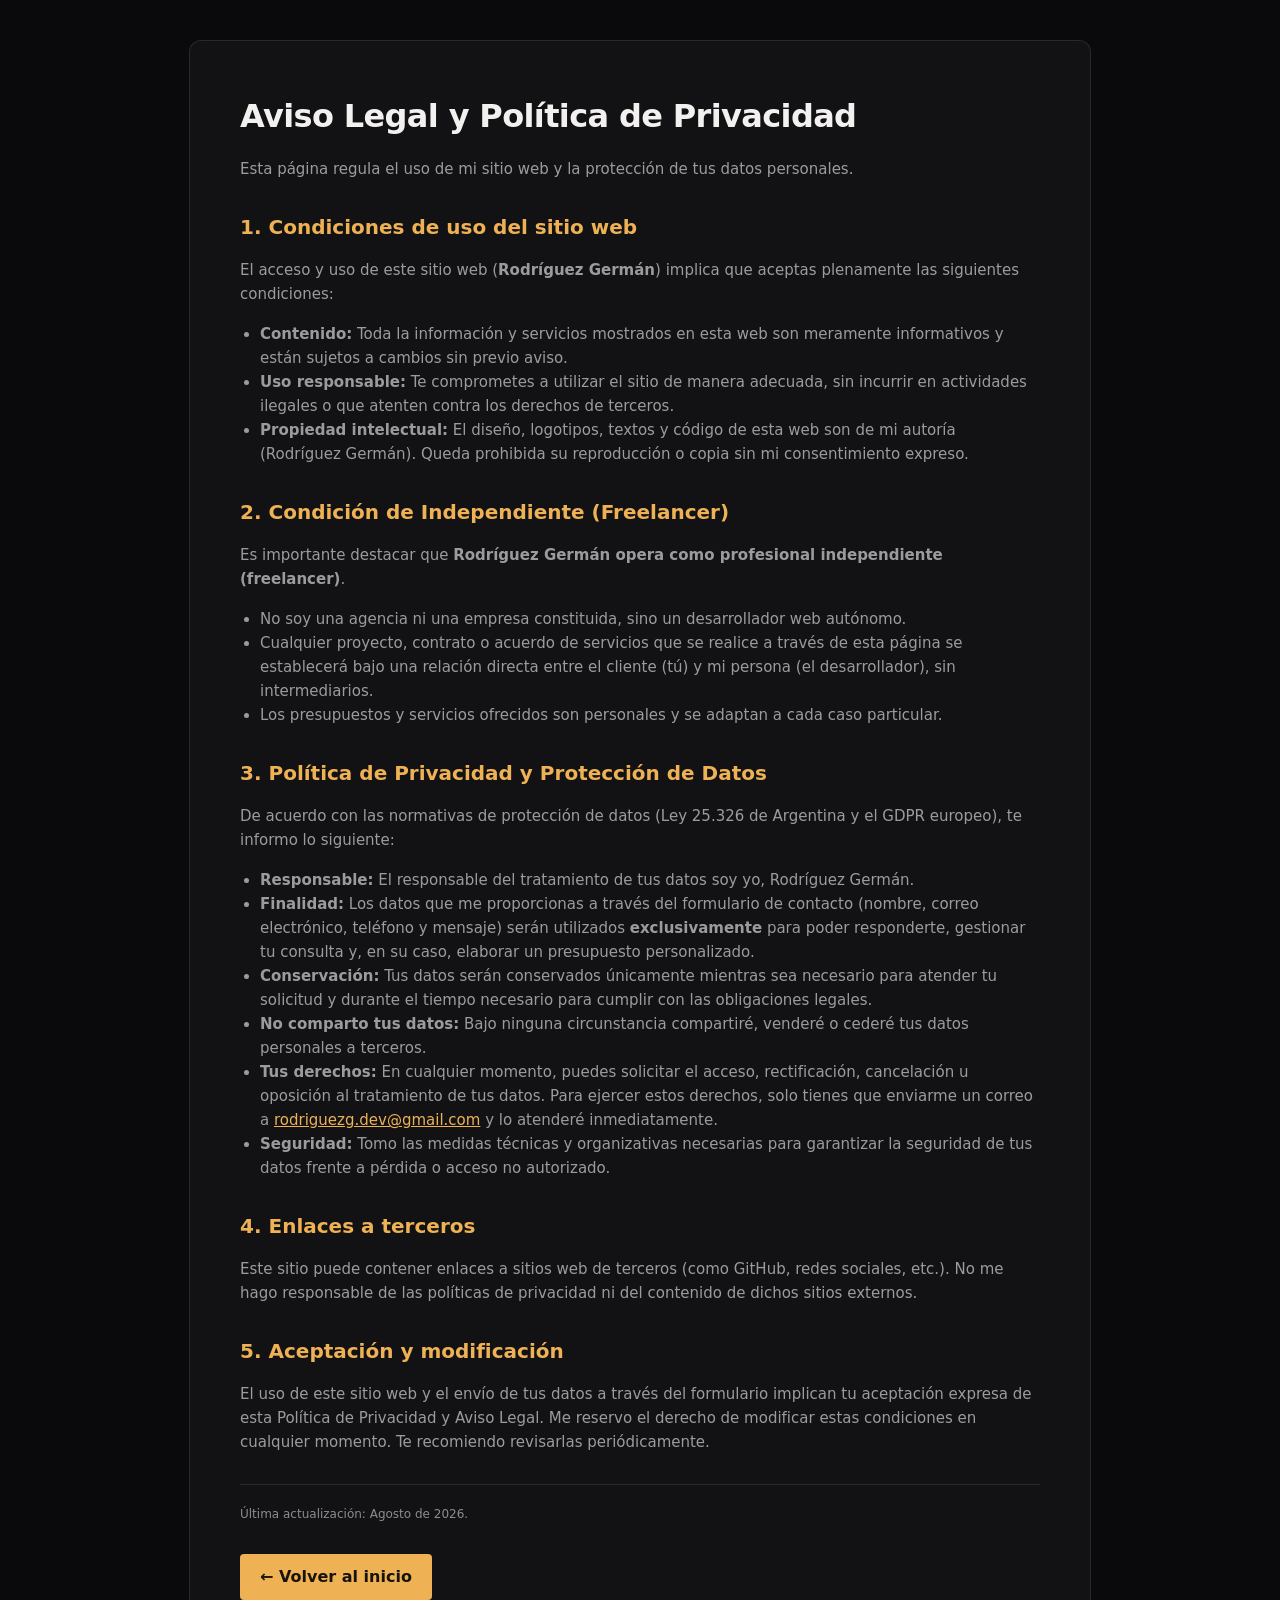
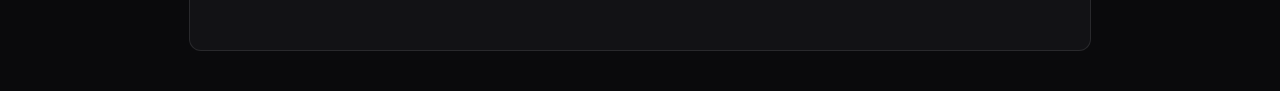
<file: privacidad.html>
<!DOCTYPE html>
<html lang="es">
<head>
 <!-- Google tag (gtag.js) -->
    <script async src="https://www.googletagmanager.com/gtag/js?id=AW-18466263899"></script>
    <script>
      window.dataLayer = window.dataLayer || [];
      function gtag(){dataLayer.push(arguments);}
      gtag('js', new Date());
      gtag('config', 'AW-18466263899');
    </script>

    <!-- ===== GOOGLE TAG MANAGER ===== -->
    <script>(function(w,d,s,l,i){w[l]=w[l]||[];w[l].push({'gtm.start':
    new Date().getTime(),event:'gtm.js'});var f=d.getElementsByTagName(s)[0],
    j=d.createElement(s),dl=l!='dataLayer'?'&l='+l:'';j.async=true;j.src=
    'https://www.googletagmanager.com/gtm.js?id='+i+dl;f.parentNode.insertBefore(j,f);
    })(window,document,'script','dataLayer','GTM-TBTVPDHN');</script>
    <!-- End Google Tag Manager -->

    <meta charset="UTF-8">
    <meta name="viewport" content="width=device-width, initial-scale=1.0">
    <meta name="robots" content="index, follow">
    <meta name="description" content="Aviso Legal y Política de Privacidad de Rodríguez Germán — Desarrollador web freelance. Protección de datos personales según Ley 25.326 y GDPR.">
    <meta name="keywords" content="aviso legal, política de privacidad, protección de datos, datos personales, CABA, Argentina, GDPR, Ley 25.326, desarrollo web">
    <meta name="theme-color" content="#0a0a0c">
    <meta name="geo.region" content="AR-C">
    <meta name="geo.placename" content="Buenos Aires">
        <link rel="canonical" href="https://germanrodriguez.ar/privacidad.html" />
        <link rel="author" href="humans.txt" title="Créditos del sitio" />
        <link rel="icon" href="favicon.ico" sizes="any" />
        <link rel="icon" type="image/png" href="favicon-32x32.png" sizes="32x32" />
        <link rel="apple-touch-icon" href="apple-touch-icon.png" />

    <!-- Open Graph -->
    <meta property="og:title" content="Aviso Legal y Política de Privacidad | Rodríguez Germán" />
    <meta property="og:description" content="Política de privacidad y aviso legal. Protección de datos según Ley 25.326 y GDPR." />
    <meta property="og:type" content="website" />
    <meta property="og:url" content="https://germanrodriguez.ar/privacidad.html" />
    <meta property="og:locale" content="es_AR" />

    <!-- Twitter Cards -->
    <meta name="twitter:card" content="summary" />
    <meta name="twitter:title" content="Aviso Legal y Política de Privacidad | Rodríguez Germán" />
    <meta name="twitter:description" content="Política de privacidad y aviso legal. Protección de datos según Ley 25.326 y GDPR." />

    <!-- Datos estructurados JSON-LD -->
    <script type="application/ld+json">
    {
      "@context": "https://schema.org",
      "@type": "WebPage",
      "name": "Aviso Legal y Política de Privacidad",
      "description": "Política de privacidad y aviso legal de Rodríguez Germán — Desarrollador web freelance en CABA.",
      "url": "https://germanrodriguez.ar/privacidad.html",
      "publisher": {
        "@type": "Organization",
        "name": "Rodríguez Germán — Desarrollo Web",
        "url": "https://germanrodriguez.ar/"
      }
    }
    </script>

    <title>Aviso Legal y Política de Privacidad | Rodríguez Germán — Desarrollo Web</title>
    <style>
        :root {
            --bg: #0a0a0c;
            --surface: #121215;
            --fg: #f2f1ef;
            --muted: rgba(242, 241, 239, 0.62);
            --border: rgba(242, 241, 239, 0.10);
            --accent: oklch(80% 0.13 75);
        }

        body {
            background: var(--bg);
            color: var(--fg);
            font-family: -apple-system, BlinkMacSystemFont, 'SF Pro Text', system-ui, sans-serif;
            line-height: 1.6;
            margin: 0;
            padding: 40px 20px;
            display: flex;
            justify-content: center;
            -webkit-font-smoothing: antialiased;
        }

        .container {
            max-width: 800px;
            width: 100%;
            background: var(--surface);
            padding: 50px;
            border-radius: 12px;
            border: 1px solid var(--border);
        }

        h1 {
            font-family: -apple-system, BlinkMacSystemFont, 'SF Pro Display', system-ui, sans-serif;
            font-size: 32px;
            margin-top: 0;
            margin-bottom: 10px;
            letter-spacing: -0.02em;
        }

        h2 {
            font-family: -apple-system, BlinkMacSystemFont, 'SF Pro Display', system-ui, sans-serif;
            font-size: 20px;
            margin-top: 30px;
            margin-bottom: 10px;
            color: var(--accent);
        }

        p, li {
            color: var(--muted);
            font-size: 15px;
        }

        ul {
            padding-left: 20px;
        }

        a {
            color: var(--accent);
            text-decoration: none;
        }

        p a, li a {
            text-decoration: underline;
        }

        a:hover {
            text-decoration: underline;
        }

        .back-home {
            display: inline-block;
            margin-top: 30px;
            padding: 10px 20px;
            background: var(--accent);
            color: #17130c;
            border-radius: 4px;
            font-weight: 600;
            text-decoration: none;
        }

        .back-home:hover {
            opacity: 0.9;
            text-decoration: none;
        }

        .last-updated {
            margin-top: 30px;
            font-size: 12px;
            color: rgba(242, 241, 239, 0.55);
            border-top: 1px solid var(--border);
            padding-top: 20px;
        }

        @media (max-width: 600px) {
            .container { padding: 25px; }
            h1 { font-size: 26px; }
        }
    </style>
</head>
<body>

    <main class="container">
        <h1>Aviso Legal y Política de Privacidad</h1>
        <p style="margin-bottom: 20px;">Esta página regula el uso de mi sitio web y la protección de tus datos personales.</p>

        <h2>1. Condiciones de uso del sitio web</h2>
        <p>El acceso y uso de este sitio web (<strong>Rodríguez Germán</strong>) implica que aceptas plenamente las siguientes condiciones:</p>
        <ul>
            <li><strong>Contenido:</strong> Toda la información y servicios mostrados en esta web son meramente informativos y están sujetos a cambios sin previo aviso.</li>
            <li><strong>Uso responsable:</strong> Te comprometes a utilizar el sitio de manera adecuada, sin incurrir en actividades ilegales o que atenten contra los derechos de terceros.</li>
            <li><strong>Propiedad intelectual:</strong> El diseño, logotipos, textos y código de esta web son de mi autoría (Rodríguez Germán). Queda prohibida su reproducción o copia sin mi consentimiento expreso.</li>
        </ul>

        <h2>2. Condición de Independiente (Freelancer)</h2>
        <p>Es importante destacar que <strong>Rodríguez Germán opera como profesional independiente (freelancer)</strong>.</p>
        <ul>
            <li>No soy una agencia ni una empresa constituida, sino un desarrollador web autónomo.</li>
            <li>Cualquier proyecto, contrato o acuerdo de servicios que se realice a través de esta página se establecerá bajo una relación directa entre el cliente (tú) y mi persona (el desarrollador), sin intermediarios.</li>
            <li>Los presupuestos y servicios ofrecidos son personales y se adaptan a cada caso particular.</li>
        </ul>

        <h2>3. Política de Privacidad y Protección de Datos</h2>
        <p>De acuerdo con las normativas de protección de datos (Ley 25.326 de Argentina y el GDPR europeo), te informo lo siguiente:</p>
        <ul>
            <li><strong>Responsable:</strong> El responsable del tratamiento de tus datos soy yo, Rodríguez Germán.</li>
            <li><strong>Finalidad:</strong> Los datos que me proporcionas a través del formulario de contacto (nombre, correo electrónico, teléfono y mensaje) serán utilizados <strong>exclusivamente</strong> para poder responderte, gestionar tu consulta y, en su caso, elaborar un presupuesto personalizado.</li>
            <li><strong>Conservación:</strong> Tus datos serán conservados únicamente mientras sea necesario para atender tu solicitud y durante el tiempo necesario para cumplir con las obligaciones legales.</li>
            <li><strong>No comparto tus datos:</strong> Bajo ninguna circunstancia compartiré, venderé o cederé tus datos personales a terceros.</li>
            <li><strong>Tus derechos:</strong> En cualquier momento, puedes solicitar el acceso, rectificación, cancelación u oposición al tratamiento de tus datos. Para ejercer estos derechos, solo tienes que enviarme un correo a <a href="mailto:rodriguezg.dev@gmail.com">rodriguezg.dev@gmail.com</a> y lo atenderé inmediatamente.</li>
            <li><strong>Seguridad:</strong> Tomo las medidas técnicas y organizativas necesarias para garantizar la seguridad de tus datos frente a pérdida o acceso no autorizado.</li>
        </ul>

        <h2>4. Enlaces a terceros</h2>
        <p>Este sitio puede contener enlaces a sitios web de terceros (como GitHub, redes sociales, etc.). No me hago responsable de las políticas de privacidad ni del contenido de dichos sitios externos.</p>

        <h2>5. Aceptación y modificación</h2>
        <p>El uso de este sitio web y el envío de tus datos a través del formulario implican tu aceptación expresa de esta Política de Privacidad y Aviso Legal. Me reservo el derecho de modificar estas condiciones en cualquier momento. Te recomiendo revisarlas periódicamente.</p>

        <div class="last-updated">
            Última actualización: Agosto de 2026.
        </div>

        <a href="index.html" class="back-home">← Volver al inicio</a>
    </main>

</body>
</html>
</file>
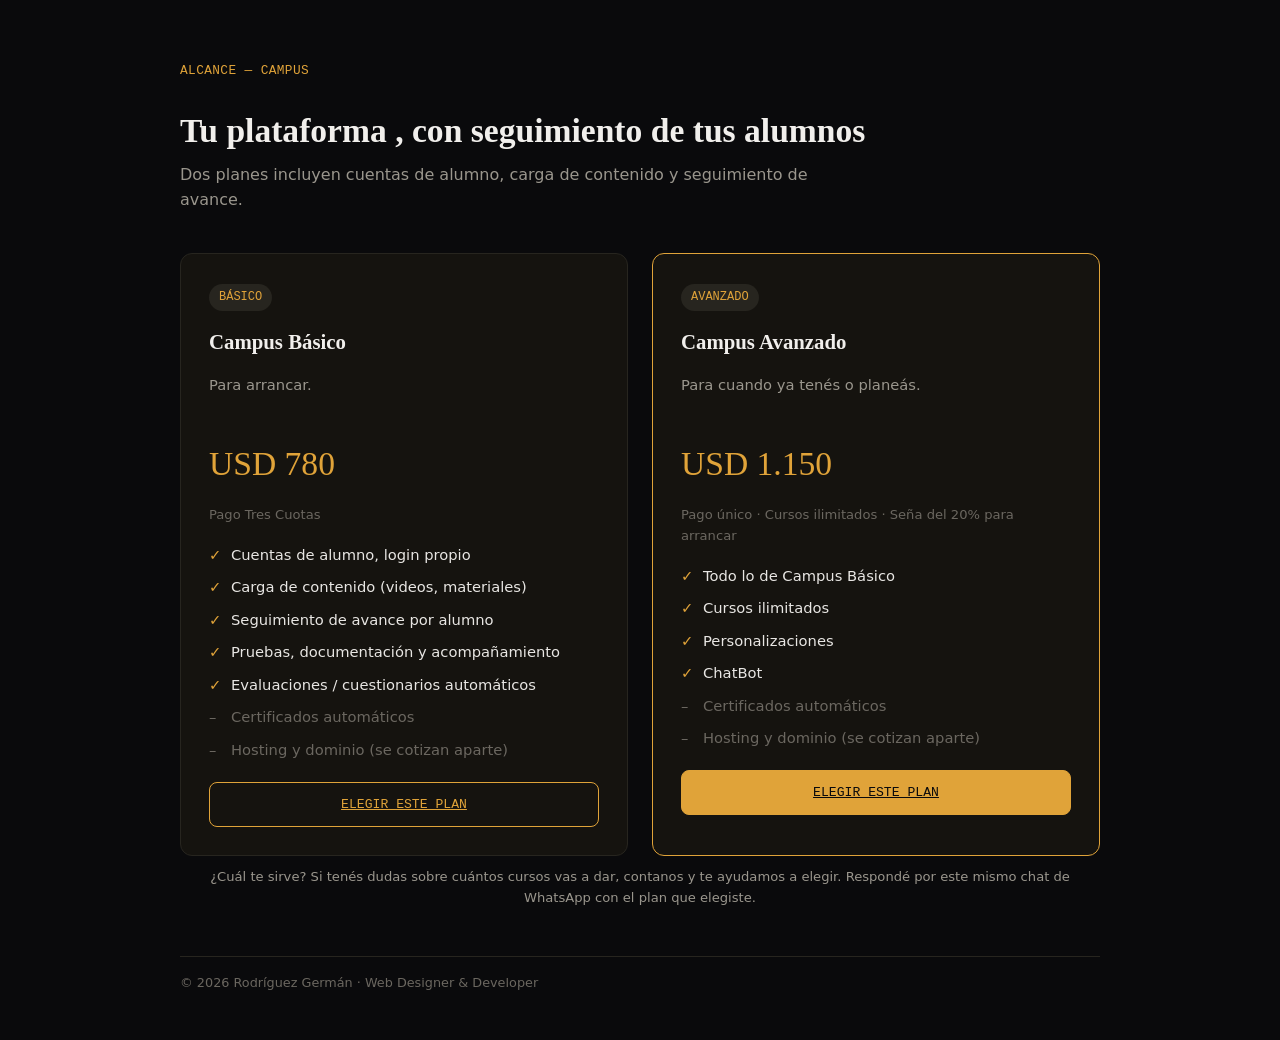
<file: presupuesto/campus.html>
<!DOCTYPE html>
<html lang="es">
<head>
<meta charset="utf-8">
<meta name="viewport" content="width=device-width, initial-scale=1">
<title>Campus  — alcance y planes</title>
<style>
  body{background:#0a0a0c;color:#e8e6e3;font-family:Inter,system-ui,sans-serif;max-width:920px;margin:0 auto;padding:48px 24px;line-height:1.6}
  h1,h2{font-family:'Instrument Serif',Georgia,serif;color:#f1efec}
  h1{font-size:2.1rem;margin-bottom:4px}
  .subtitulo{color:#9a968d;margin-top:0;max-width:640px}
  .mono{font-family:monospace;color:#e0a339;font-size:.8rem;text-transform:uppercase;letter-spacing:.03em}
  .planes{display:flex;gap:24px;margin-top:40px;flex-wrap:wrap}
  .plan{flex:1 1 320px;background:#15130f;border:1px solid #27251f;border-radius:12px;padding:28px}
  .plan.destacado{border-color:#e0a339}
  .badge{display:inline-block;background:#27251f;color:#e0a339;font-family:monospace;font-size:.75rem;text-transform:uppercase;padding:4px 10px;border-radius:999px;margin-bottom:14px}
  .plan h2{font-size:1.3rem;margin:0 0 6px}
  .plan .desc{color:#9a968d;font-size:.92rem;min-height:48px}
  .monto{font-size:2.1rem;color:#e0a339;font-family:'Instrument Serif',serif;margin:16px 0 2px}
  .condiciones{color:#6b6760;font-size:.82rem;margin-bottom:18px}
  ul{list-style:none;padding:0;margin:16px 0}
  li{margin-bottom:9px;font-size:.92rem;padding-left:22px;position:relative}
  li.si::before{content:"✓";color:#e0a339;position:absolute;left:0}
  li.no{color:#6b6760}
  li.no::before{content:"–";color:#6b6760;position:absolute;left:0}
  .elegir{display:block;text-align:center;background:transparent;border:1px solid #e0a339;color:#e0a339;padding:11px;border-radius:8px;font-family:monospace;text-transform:uppercase;font-size:.82rem;margin-top:20px}
  .plan.destacado .elegir{background:#e0a339;color:#0a0a0c}
  .nota-respuesta{color:#9a968d;font-size:.82rem;text-align:center;margin-top:10px}
  footer{margin-top:48px;border-top:1px solid #27251f;padding-top:16px;color:#6b6760;font-size:.8rem}
</style>
</head>
<body>

<p class="mono">Alcance — Campus </p>
<h1>Tu plataforma , con seguimiento de tus alumnos</h1>
<p class="subtitulo">Dos planes incluyen cuentas de alumno, carga de contenido y seguimiento de avance.</p>

<div class="planes">

  <div class="plan">
    <span class="badge">Básico</span>
    <h2>Campus Básico</h2>
    <p class="desc">Para arrancar.</p>
    <div class="monto">USD 780</div>
    <p class="condiciones">Pago Tres Cuotas </p>
    <ul>
      <li class="si">Cuentas de alumno, login propio</li>
      <li class="si">Carga de contenido (videos, materiales)</li>
      <li class="si">Seguimiento de avance por alumno</li>
      <li class="si">Pruebas, documentación y acompañamiento</li>
      <li class="si">Evaluaciones / cuestionarios automáticos</li>
      <li class="no">Certificados automáticos</li>
      <li class="no">Hosting y dominio (se cotizan aparte)</li>
    </ul>
    <a class="elegir" href="https://wa.me/5491136239969?text=%C2%A1Hola%21%20Quiero%20el%20plan%20Campus%20B%C3%A1sico%20%28USD%20780%29." target="_blank" rel="noopener">Elegir este plan</a>
  </div>

  <div class="plan destacado">
    <span class="badge">Avanzado</span>
    <h2>Campus Avanzado</h2>
    <p class="desc">Para cuando ya tenés o planeás.</p>
    <div class="monto">USD 1.150</div>
    <p class="condiciones">Pago único · Cursos ilimitados · Seña del 20% para arrancar</p>
    <ul>
      <li class="si">Todo lo de Campus Básico</li>
      <li class="si">Cursos ilimitados</li>
      <li class="si">Personalizaciones</li>
      <li class="si">ChatBot</li>
      <li class="no">Certificados automáticos</li>
      <li class="no">Hosting y dominio (se cotizan aparte)</li>
    </ul>
    <a class="elegir" href="https://wa.me/5491136239969?text=%C2%A1Hola%21%20Quiero%20el%20plan%20Campus%20Avanzado%20%28USD%201.150%2C%20con%20personalizaciones%20y%20chatbot%29." target="_blank" rel="noopener">Elegir este plan</a>
  </div>

</div>

<p class="nota-respuesta">¿Cuál te sirve? Si tenés dudas sobre cuántos cursos vas a dar, contanos y te ayudamos a elegir. Respondé por este mismo chat de WhatsApp con el plan que elegiste.</p>

<footer>© 2026 Rodríguez Germán · Web Designer &amp; Developer</footer>
</body>
</html>
</file>
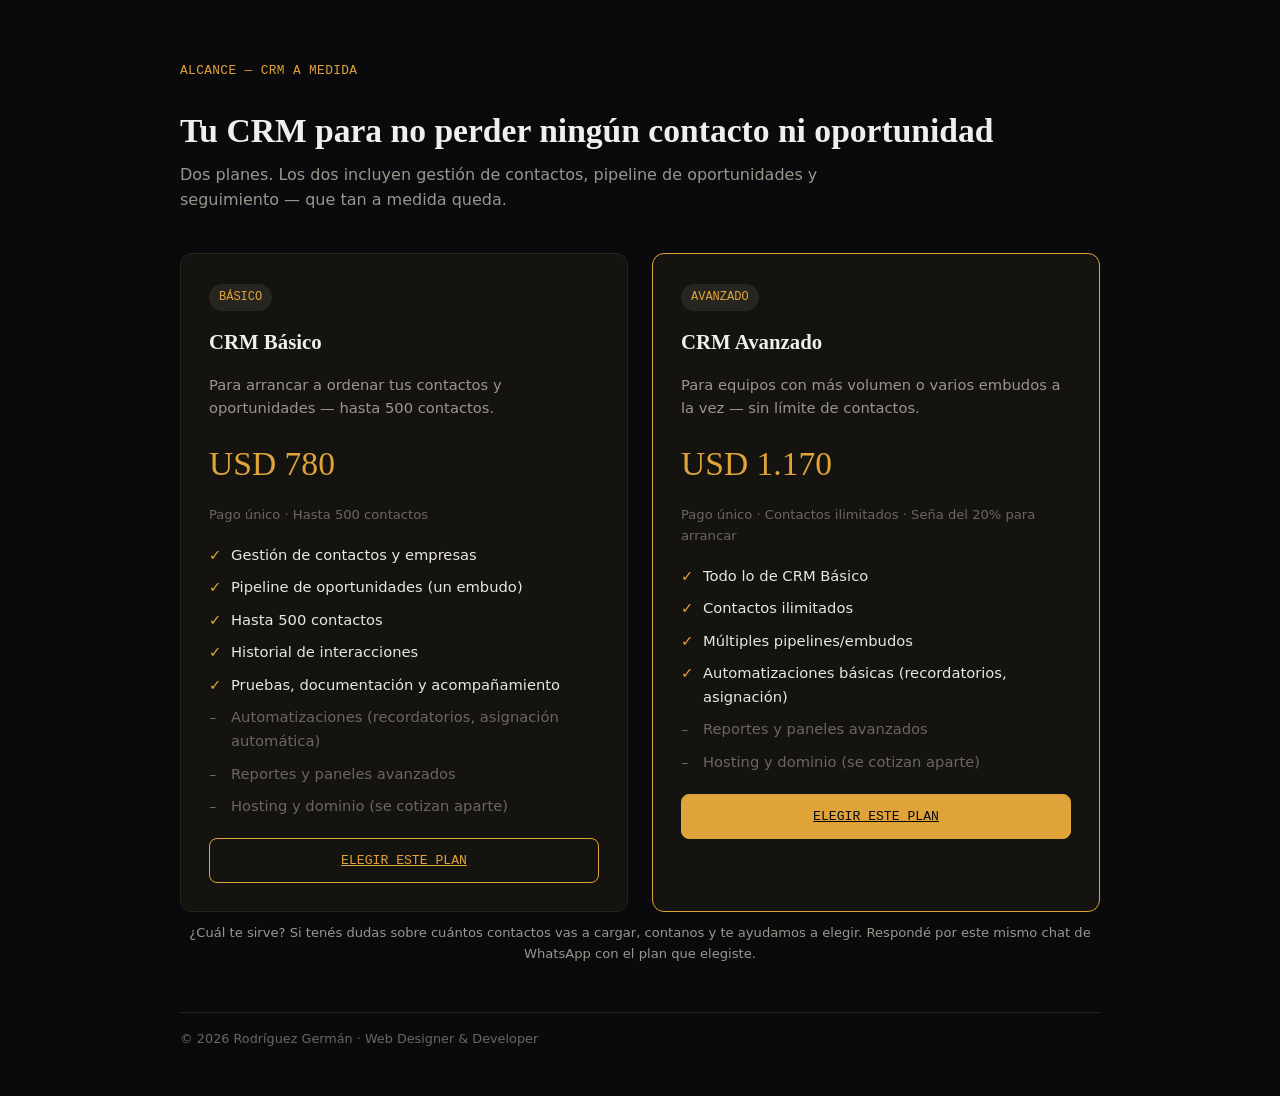
<file: presupuesto/crm.html>
<!DOCTYPE html>
<html lang="es">
<head>
<meta charset="utf-8">
<meta name="viewport" content="width=device-width, initial-scale=1">
<title>CRM a medida — alcance y planes</title>
<style>
  body{background:#0a0a0c;color:#e8e6e3;font-family:Inter,system-ui,sans-serif;max-width:920px;margin:0 auto;padding:48px 24px;line-height:1.6}
  h1,h2{font-family:'Instrument Serif',Georgia,serif;color:#f1efec}
  h1{font-size:2.1rem;margin-bottom:4px}
  .subtitulo{color:#9a968d;margin-top:0;max-width:640px}
  .mono{font-family:monospace;color:#e0a339;font-size:.8rem;text-transform:uppercase;letter-spacing:.03em}
  .planes{display:flex;gap:24px;margin-top:40px;flex-wrap:wrap}
  .plan{flex:1 1 320px;background:#15130f;border:1px solid #27251f;border-radius:12px;padding:28px}
  .plan.destacado{border-color:#e0a339}
  .badge{display:inline-block;background:#27251f;color:#e0a339;font-family:monospace;font-size:.75rem;text-transform:uppercase;padding:4px 10px;border-radius:999px;margin-bottom:14px}
  .plan h2{font-size:1.3rem;margin:0 0 6px}
  .plan .desc{color:#9a968d;font-size:.92rem;min-height:48px}
  .monto{font-size:2.1rem;color:#e0a339;font-family:'Instrument Serif',serif;margin:16px 0 2px}
  .condiciones{color:#6b6760;font-size:.82rem;margin-bottom:18px}
  ul{list-style:none;padding:0;margin:16px 0}
  li{margin-bottom:9px;font-size:.92rem;padding-left:22px;position:relative}
  li.si::before{content:"✓";color:#e0a339;position:absolute;left:0}
  li.no{color:#6b6760}
  li.no::before{content:"–";color:#6b6760;position:absolute;left:0}
  .elegir{display:block;text-align:center;background:transparent;border:1px solid #e0a339;color:#e0a339;padding:11px;border-radius:8px;font-family:monospace;text-transform:uppercase;font-size:.82rem;margin-top:20px}
  .plan.destacado .elegir{background:#e0a339;color:#0a0a0c}
  .nota-respuesta{color:#9a968d;font-size:.82rem;text-align:center;margin-top:10px}
  footer{margin-top:48px;border-top:1px solid #27251f;padding-top:16px;color:#6b6760;font-size:.8rem}
</style>
</head>
<body>

<p class="mono">Alcance — CRM a medida</p>
<h1>Tu CRM para no perder ningún contacto ni oportunidad</h1>
<p class="subtitulo">Dos planes. Los dos incluyen gestión de contactos, pipeline de oportunidades y seguimiento — que tan a medida queda.</p>

<div class="planes">

  <div class="plan">
    <span class="badge">Básico</span>
    <h2>CRM Básico</h2>
    <p class="desc">Para arrancar a ordenar tus contactos y oportunidades — hasta 500 contactos.</p>
    <div class="monto">USD 780</div>
    <p class="condiciones">Pago único · Hasta 500 contactos</p>
    <ul>
      <li class="si">Gestión de contactos y empresas</li>
      <li class="si">Pipeline de oportunidades (un embudo)</li>
      <li class="si">Hasta 500 contactos</li>
      <li class="si">Historial de interacciones</li>
      <li class="si">Pruebas, documentación y acompañamiento</li>
      <li class="no">Automatizaciones (recordatorios, asignación automática)</li>
      <li class="no">Reportes y paneles avanzados</li>
      <li class="no">Hosting y dominio (se cotizan aparte)</li>
    </ul>
    <a class="elegir" href="https://wa.me/5491136239969?text=%C2%A1Hola%21%20Quiero%20el%20plan%20CRM%20B%C3%A1sico%20%28USD%20780%2C%20hasta%20500%20contactos%29." target="_blank" rel="noopener">Elegir este plan</a>
  </div>

  <div class="plan destacado">
    <span class="badge">Avanzado</span>
    <h2>CRM Avanzado</h2>
    <p class="desc">Para equipos con más volumen o varios embudos a la vez — sin límite de contactos.</p>
    <div class="monto">USD 1.170</div>
    <p class="condiciones">Pago único · Contactos ilimitados · Seña del 20% para arrancar</p>
    <ul>
      <li class="si">Todo lo de CRM Básico</li>
      <li class="si">Contactos ilimitados</li>
      <li class="si">Múltiples pipelines/embudos</li>
      <li class="si">Automatizaciones básicas (recordatorios, asignación)</li>
      <li class="no">Reportes y paneles avanzados</li>
      <li class="no">Hosting y dominio (se cotizan aparte)</li>
    </ul>
    <a class="elegir" href="https://wa.me/5491136239969?text=%C2%A1Hola%21%20Quiero%20el%20plan%20CRM%20Avanzado%20%28USD%201.170%2C%20contactos%20ilimitados%29." target="_blank" rel="noopener">Elegir este plan</a>
  </div>

</div>

<p class="nota-respuesta">¿Cuál te sirve? Si tenés dudas sobre cuántos contactos vas a cargar, contanos y te ayudamos a elegir. Respondé por este mismo chat de WhatsApp con el plan que elegiste.</p>

<footer>© 2026 Rodríguez Germán · Web Designer &amp; Developer</footer>
</body>
</html>
</file>
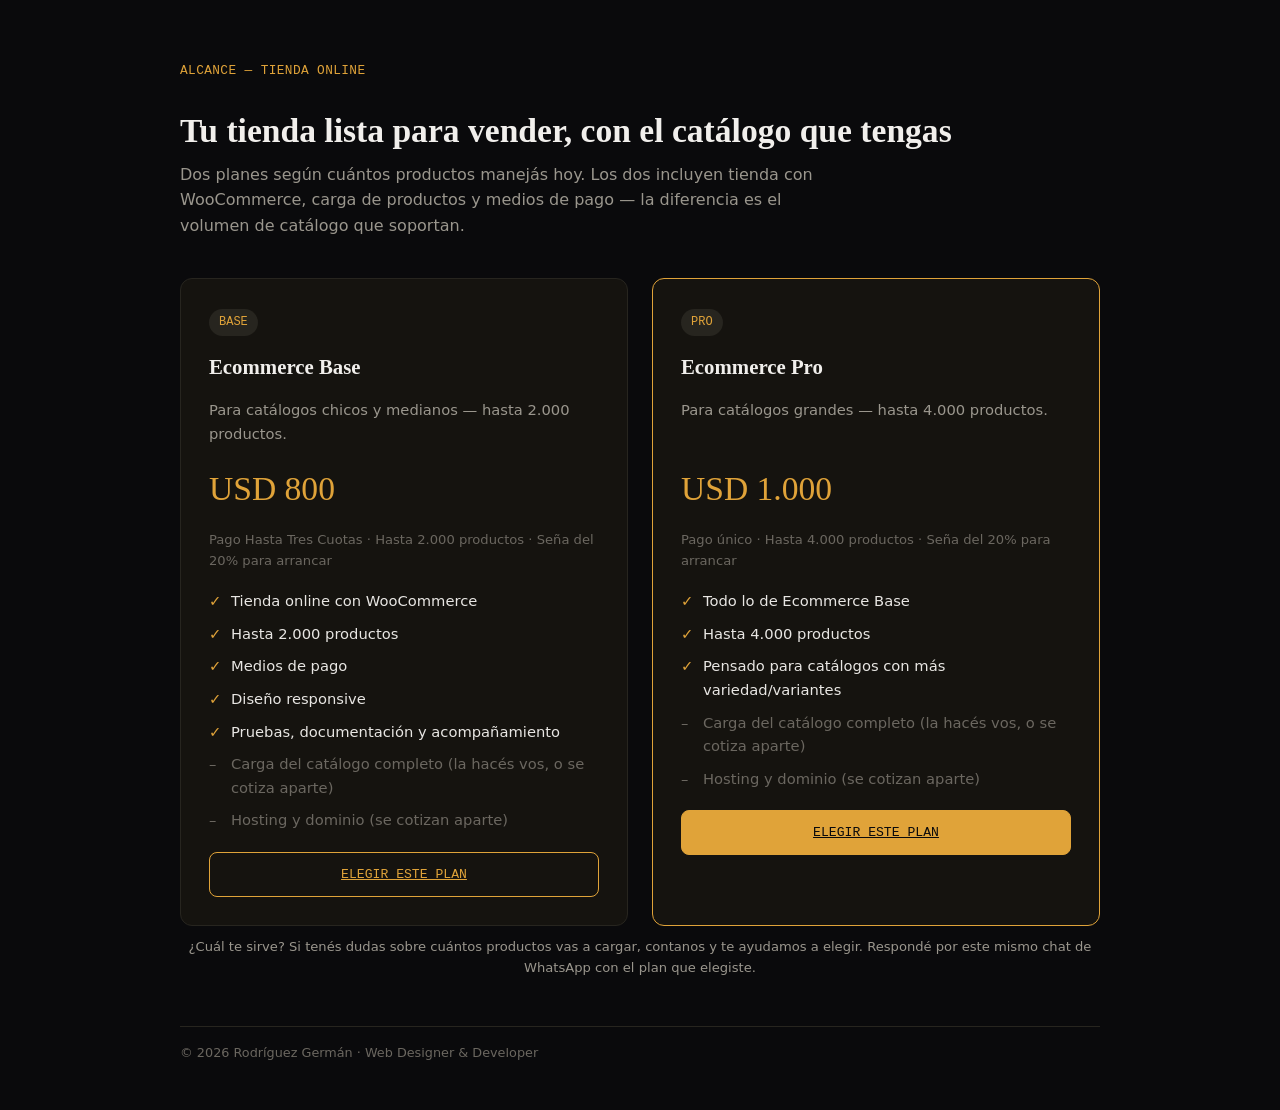
<file: presupuesto/ecommerce.html>
<!DOCTYPE html>
<html lang="es">
<head>
<meta charset="utf-8">
<meta name="viewport" content="width=device-width, initial-scale=1">
<title>Tienda online — alcance y planes</title>
<style>
  body{background:#0a0a0c;color:#e8e6e3;font-family:Inter,system-ui,sans-serif;max-width:920px;margin:0 auto;padding:48px 24px;line-height:1.6}
  h1,h2{font-family:'Instrument Serif',Georgia,serif;color:#f1efec}
  h1{font-size:2.1rem;margin-bottom:4px}
  .subtitulo{color:#9a968d;margin-top:0;max-width:640px}
  .mono{font-family:monospace;color:#e0a339;font-size:.8rem;text-transform:uppercase;letter-spacing:.03em}
  .planes{display:flex;gap:24px;margin-top:40px;flex-wrap:wrap}
  .plan{flex:1 1 320px;background:#15130f;border:1px solid #27251f;border-radius:12px;padding:28px}
  .plan.destacado{border-color:#e0a339}
  .badge{display:inline-block;background:#27251f;color:#e0a339;font-family:monospace;font-size:.75rem;text-transform:uppercase;padding:4px 10px;border-radius:999px;margin-bottom:14px}
  .plan h2{font-size:1.3rem;margin:0 0 6px}
  .plan .desc{color:#9a968d;font-size:.92rem;min-height:48px}
  .monto{font-size:2.1rem;color:#e0a339;font-family:'Instrument Serif',serif;margin:16px 0 2px}
  .condiciones{color:#6b6760;font-size:.82rem;margin-bottom:18px}
  ul{list-style:none;padding:0;margin:16px 0}
  li{margin-bottom:9px;font-size:.92rem;padding-left:22px;position:relative}
  li.si::before{content:"✓";color:#e0a339;position:absolute;left:0}
  li.no{color:#6b6760}
  li.no::before{content:"–";color:#6b6760;position:absolute;left:0}
  .elegir{display:block;text-align:center;background:transparent;border:1px solid #e0a339;color:#e0a339;padding:11px;border-radius:8px;font-family:monospace;text-transform:uppercase;font-size:.82rem;margin-top:20px}
  .plan.destacado .elegir{background:#e0a339;color:#0a0a0c}
  .nota-respuesta{color:#9a968d;font-size:.82rem;text-align:center;margin-top:10px}
  footer{margin-top:48px;border-top:1px solid #27251f;padding-top:16px;color:#6b6760;font-size:.8rem}
</style>
</head>
<body>

<p class="mono">Alcance — Tienda online</p>
<h1>Tu tienda lista para vender, con el catálogo que tengas</h1>
<p class="subtitulo">Dos planes según cuántos productos manejás hoy. Los dos incluyen tienda con WooCommerce, carga de productos y medios de pago — la diferencia es el volumen de catálogo que soportan.</p>

<div class="planes">

  <div class="plan">
    <span class="badge">Base</span>
    <h2>Ecommerce Base</h2>
    <p class="desc">Para catálogos chicos y medianos — hasta 2.000 productos.</p>
    <div class="monto">USD 800</div>
    <p class="condiciones">Pago Hasta Tres Cuotas · Hasta 2.000 productos · Seña del 20% para arrancar</p>
    <ul>
      <li class="si">Tienda online con WooCommerce</li>
      <li class="si">Hasta 2.000 productos</li>
      <li class="si">Medios de pago</li>
      <li class="si">Diseño responsive</li>
      <li class="si">Pruebas, documentación y acompañamiento</li>
      <li class="no">Carga del catálogo completo (la hacés vos, o se cotiza aparte)</li>
      <li class="no">Hosting y dominio (se cotizan aparte)</li>
    </ul>
    <a class="elegir" href="https://wa.me/5491136239969?text=%C2%A1Hola%21%20Quiero%20el%20plan%20Ecommerce%20Base%20%28USD%20800%2C%20hasta%202.000%20productos%29." target="_blank" rel="noopener">Elegir este plan</a>
  </div>

  <div class="plan destacado">
    <span class="badge">Pro</span>
    <h2>Ecommerce Pro</h2>
    <p class="desc">Para catálogos grandes — hasta 4.000 productos.</p>
    <div class="monto">USD 1.000</div>
    <p class="condiciones">Pago único · Hasta 4.000 productos · Seña del 20% para arrancar</p>
    <ul>
      <li class="si">Todo lo de Ecommerce Base</li>
      <li class="si">Hasta 4.000 productos</li>
      <li class="si">Pensado para catálogos con más variedad/variantes</li>
      <li class="no">Carga del catálogo completo (la hacés vos, o se cotiza aparte)</li>
      <li class="no">Hosting y dominio (se cotizan aparte)</li>
    </ul>
    <a class="elegir" href="https://wa.me/5491136239969?text=%C2%A1Hola%21%20Quiero%20el%20plan%20Ecommerce%20Pro%20%28USD%201.000%2C%20hasta%204.000%20productos%29." target="_blank" rel="noopener">Elegir este plan</a>
  </div>

</div>

<p class="nota-respuesta">¿Cuál te sirve? Si tenés dudas sobre cuántos productos vas a cargar, contanos y te ayudamos a elegir. Respondé por este mismo chat de WhatsApp con el plan que elegiste.</p>

<footer>© 2026 Rodríguez Germán · Web Designer &amp; Developer</footer>
</body>
</html>
</file>
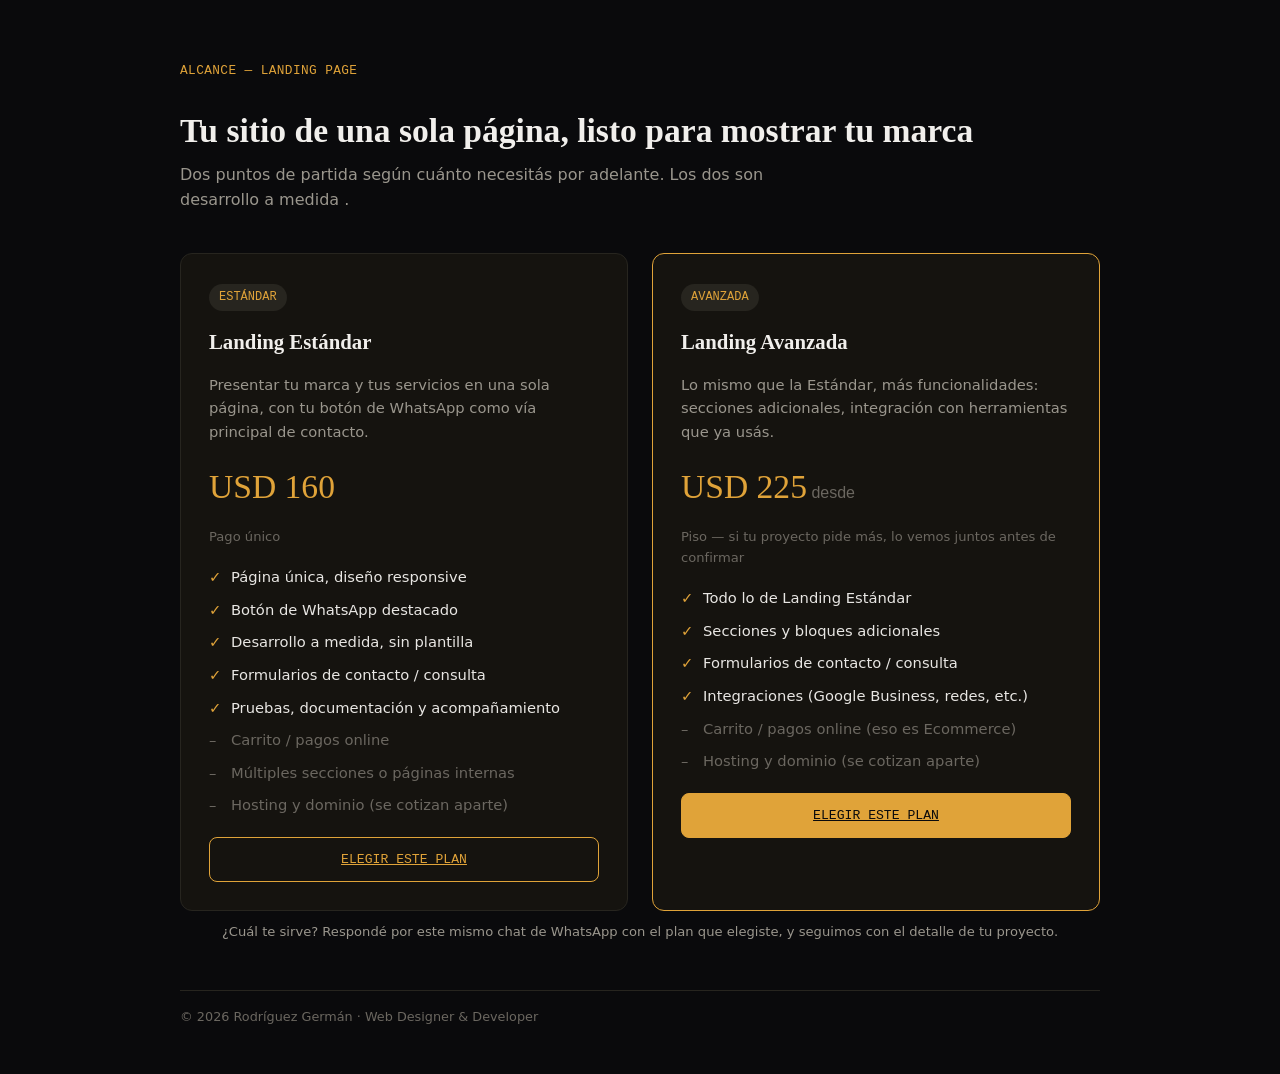
<file: presupuesto/landing.html>
<!DOCTYPE html>
<html lang="es">
<head>
<meta charset="utf-8">
<meta name="viewport" content="width=device-width, initial-scale=1">
<title>Landing page — alcance y planes</title>
<style>
  body{background:#0a0a0c;color:#e8e6e3;font-family:Inter,system-ui,sans-serif;max-width:920px;margin:0 auto;padding:48px 24px;line-height:1.6}
  h1,h2{font-family:'Instrument Serif',Georgia,serif;color:#f1efec}
  h1{font-size:2.1rem;margin-bottom:4px}
  .subtitulo{color:#9a968d;margin-top:0;max-width:640px}
  .mono{font-family:monospace;color:#e0a339;font-size:.8rem;text-transform:uppercase;letter-spacing:.03em}
  .planes{display:flex;gap:24px;margin-top:40px;flex-wrap:wrap}
  .plan{flex:1 1 320px;background:#15130f;border:1px solid #27251f;border-radius:12px;padding:28px}
  .plan.destacado{border-color:#e0a339}
  .badge{display:inline-block;background:#27251f;color:#e0a339;font-family:monospace;font-size:.75rem;text-transform:uppercase;padding:4px 10px;border-radius:999px;margin-bottom:14px}
  .plan h2{font-size:1.3rem;margin:0 0 6px}
  .plan .desc{color:#9a968d;font-size:.92rem;min-height:48px}
  .monto{font-size:2.1rem;color:#e0a339;font-family:'Instrument Serif',serif;margin:16px 0 2px}
  .monto small{font-size:1rem;color:#6b6760;font-family:Inter,sans-serif}
  .condiciones{color:#6b6760;font-size:.82rem;margin-bottom:18px}
  ul{list-style:none;padding:0;margin:16px 0}
  li{margin-bottom:9px;font-size:.92rem;padding-left:22px;position:relative}
  li.si::before{content:"✓";color:#e0a339;position:absolute;left:0}
  li.no{color:#6b6760}
  li.no::before{content:"–";color:#6b6760;position:absolute;left:0}
  .elegir{display:block;text-align:center;background:transparent;border:1px solid #e0a339;color:#e0a339;padding:11px;border-radius:8px;font-family:monospace;text-transform:uppercase;font-size:.82rem;margin-top:20px}
  .plan.destacado .elegir{background:#e0a339;color:#0a0a0c}
  .nota-respuesta{color:#9a968d;font-size:.82rem;text-align:center;margin-top:10px}
  footer{margin-top:48px;border-top:1px solid #27251f;padding-top:16px;color:#6b6760;font-size:.8rem}
</style>
</head>
<body>

<p class="mono">Alcance — Landing page</p>
<h1>Tu sitio de una sola página, listo para mostrar tu marca</h1>
<p class="subtitulo">Dos puntos de partida según cuánto necesitás por adelante. Los dos son desarrollo a medida .</p>

<div class="planes">

  <div class="plan">
    <span class="badge">Estándar</span>
    <h2>Landing Estándar</h2>
    <p class="desc">Presentar tu marca y tus servicios en una sola página, con tu botón de WhatsApp como vía principal de contacto.</p>
    <div class="monto">USD 160</div>
    <p class="condiciones">Pago único </p>
    <ul>
      <li class="si">Página única, diseño responsive</li>
      <li class="si">Botón de WhatsApp destacado</li>
      <li class="si">Desarrollo a medida, sin plantilla</li>
      <li class="si">Formularios de contacto / consulta</li>
      <li class="si">Pruebas, documentación y acompañamiento</li>
      <li class="no">Carrito / pagos online</li>
      <li class="no">Múltiples secciones o páginas internas</li>
      <li class="no">Hosting y dominio (se cotizan aparte)</li>
    </ul>
    <a class="elegir" href="https://wa.me/5491136239969?text=%C2%A1Hola%21%20Quiero%20el%20plan%20Landing%20Est%C3%A1ndar%20%28USD%20160%29." target="_blank" rel="noopener">Elegir este plan</a>
  </div>

  <div class="plan destacado">
    <span class="badge">Avanzada</span>
    <h2>Landing Avanzada</h2>
    <p class="desc">Lo mismo que la Estándar, más funcionalidades: secciones adicionales, integración con herramientas que ya usás.</p>
    <div class="monto">USD 225<small> desde</small></div>
    <p class="condiciones">Piso — si tu proyecto pide más, lo vemos juntos antes de confirmar</p>
    <ul>
      <li class="si">Todo lo de Landing Estándar</li>
      <li class="si">Secciones y bloques adicionales</li>
      <li class="si">Formularios de contacto / consulta</li>
      <li class="si">Integraciones (Google Business, redes, etc.)</li>
      <li class="no">Carrito / pagos online (eso es Ecommerce)</li>
      <li class="no">Hosting y dominio (se cotizan aparte)</li>
    </ul>
    <a class="elegir" href="https://wa.me/5491136239969?text=%C2%A1Hola%21%20Quiero%20el%20plan%20Landing%20Avanzada%20%28USD%20225%2C%20a%20confirmar%20seg%C3%BAn%20alcance%29." target="_blank" rel="noopener">Elegir este plan</a>
  </div>

</div>

<p class="nota-respuesta">¿Cuál te sirve? Respondé por este mismo chat de WhatsApp con el plan que elegiste, y seguimos con el detalle de tu proyecto.</p>

<footer>© 2026 Rodríguez Germán · Web Designer &amp; Developer</footer>
</body>
</html>
</file>
